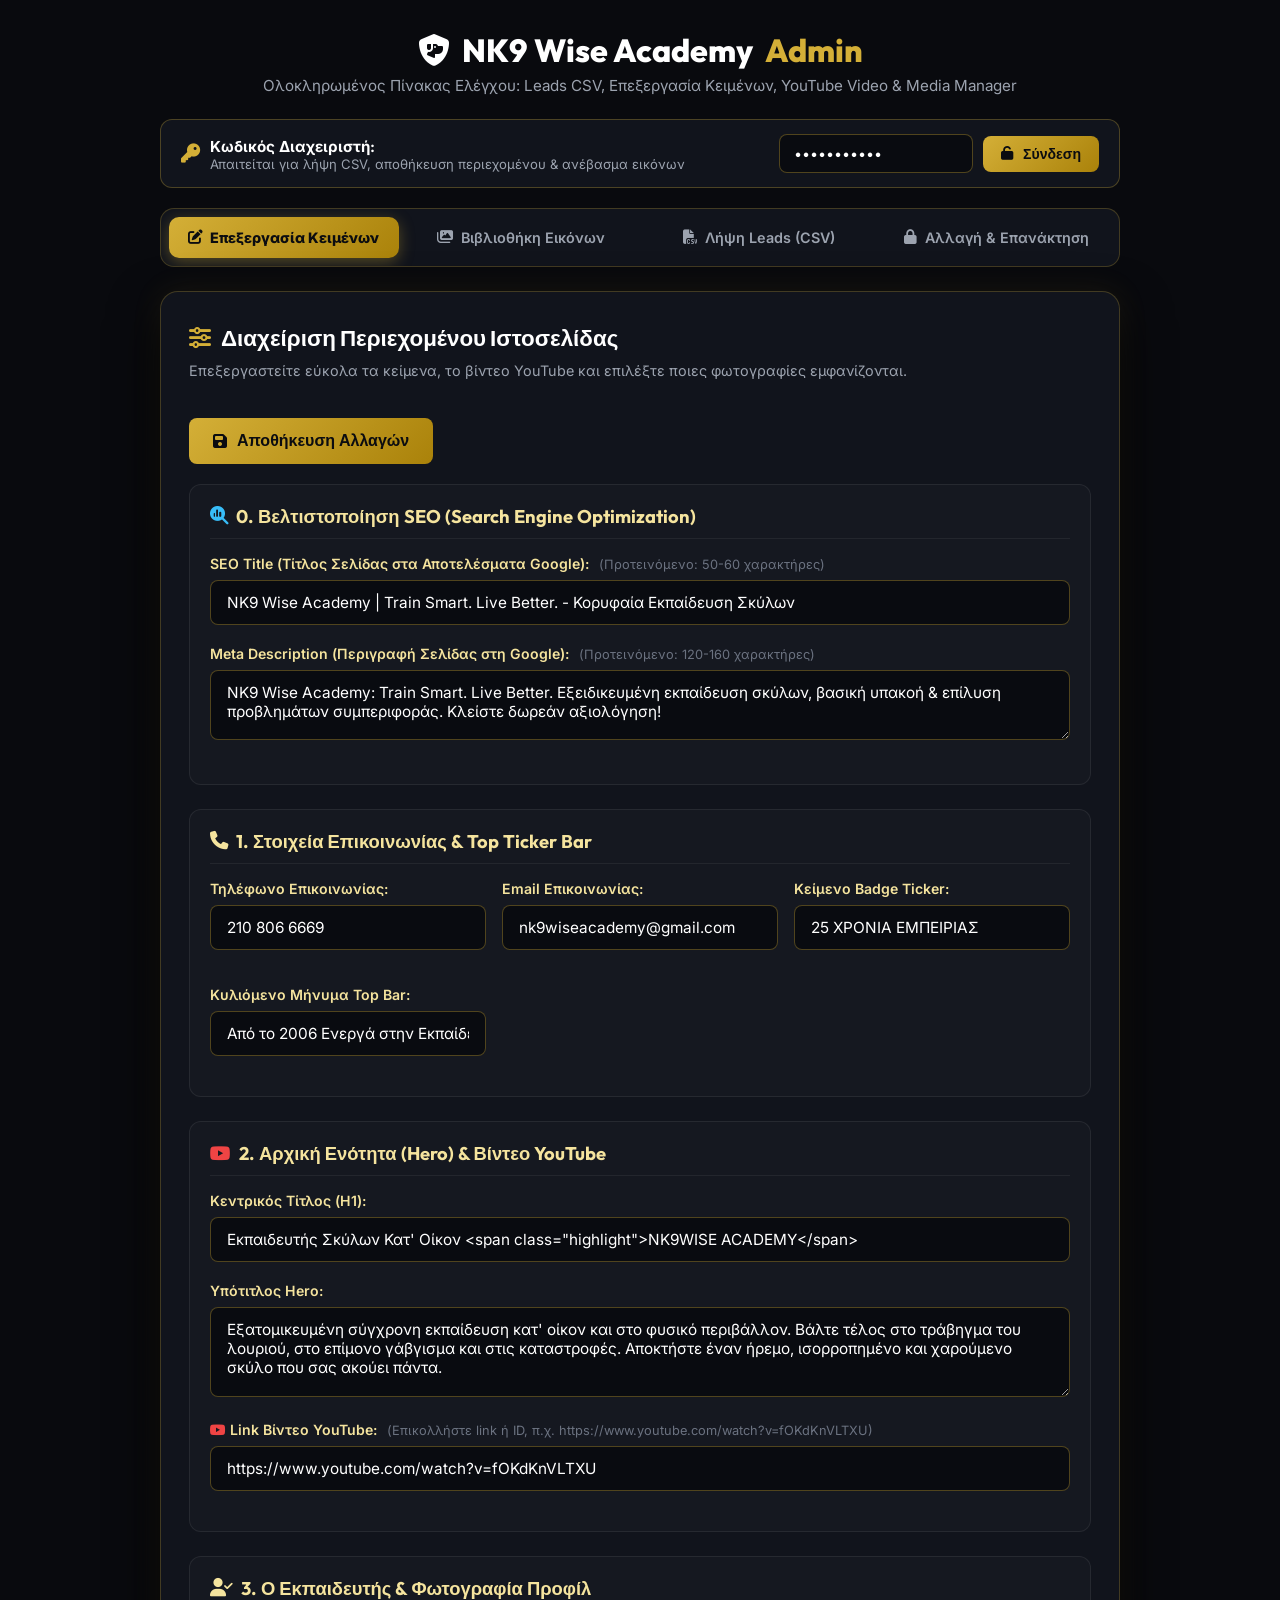
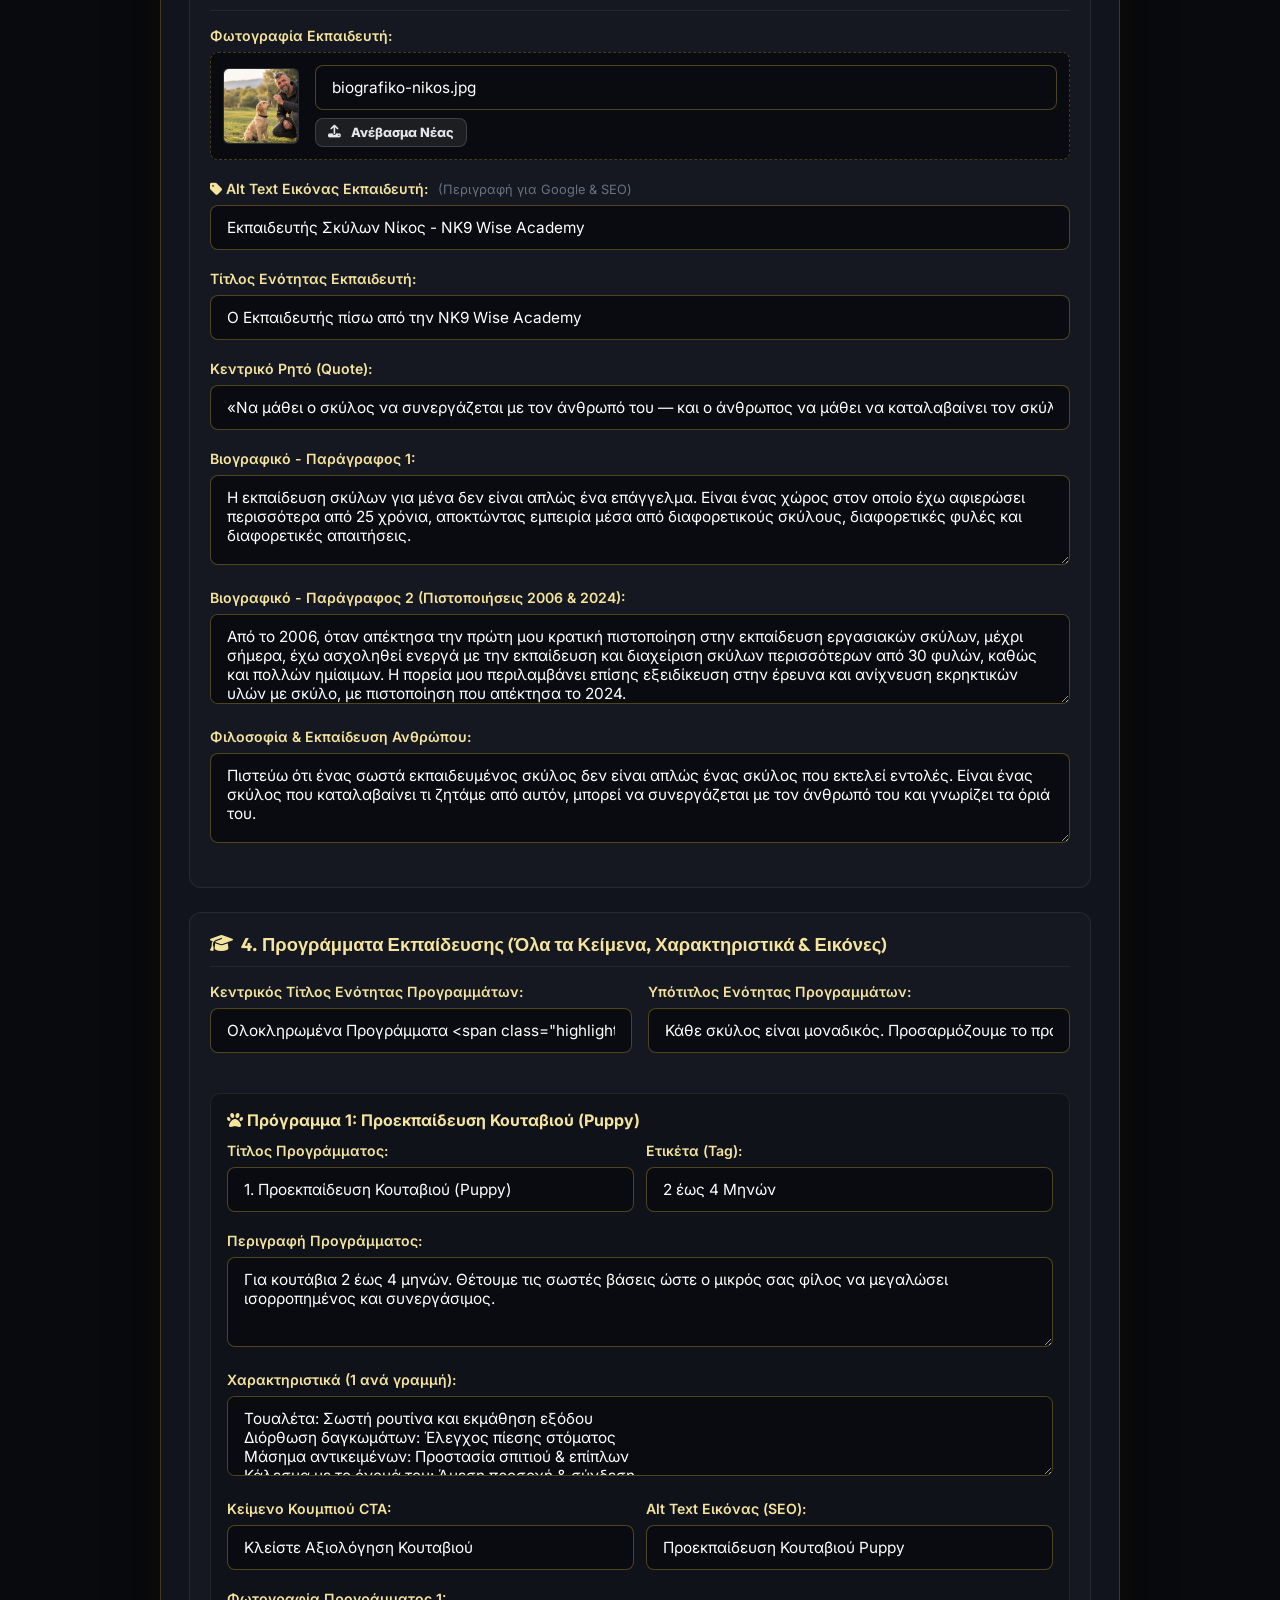
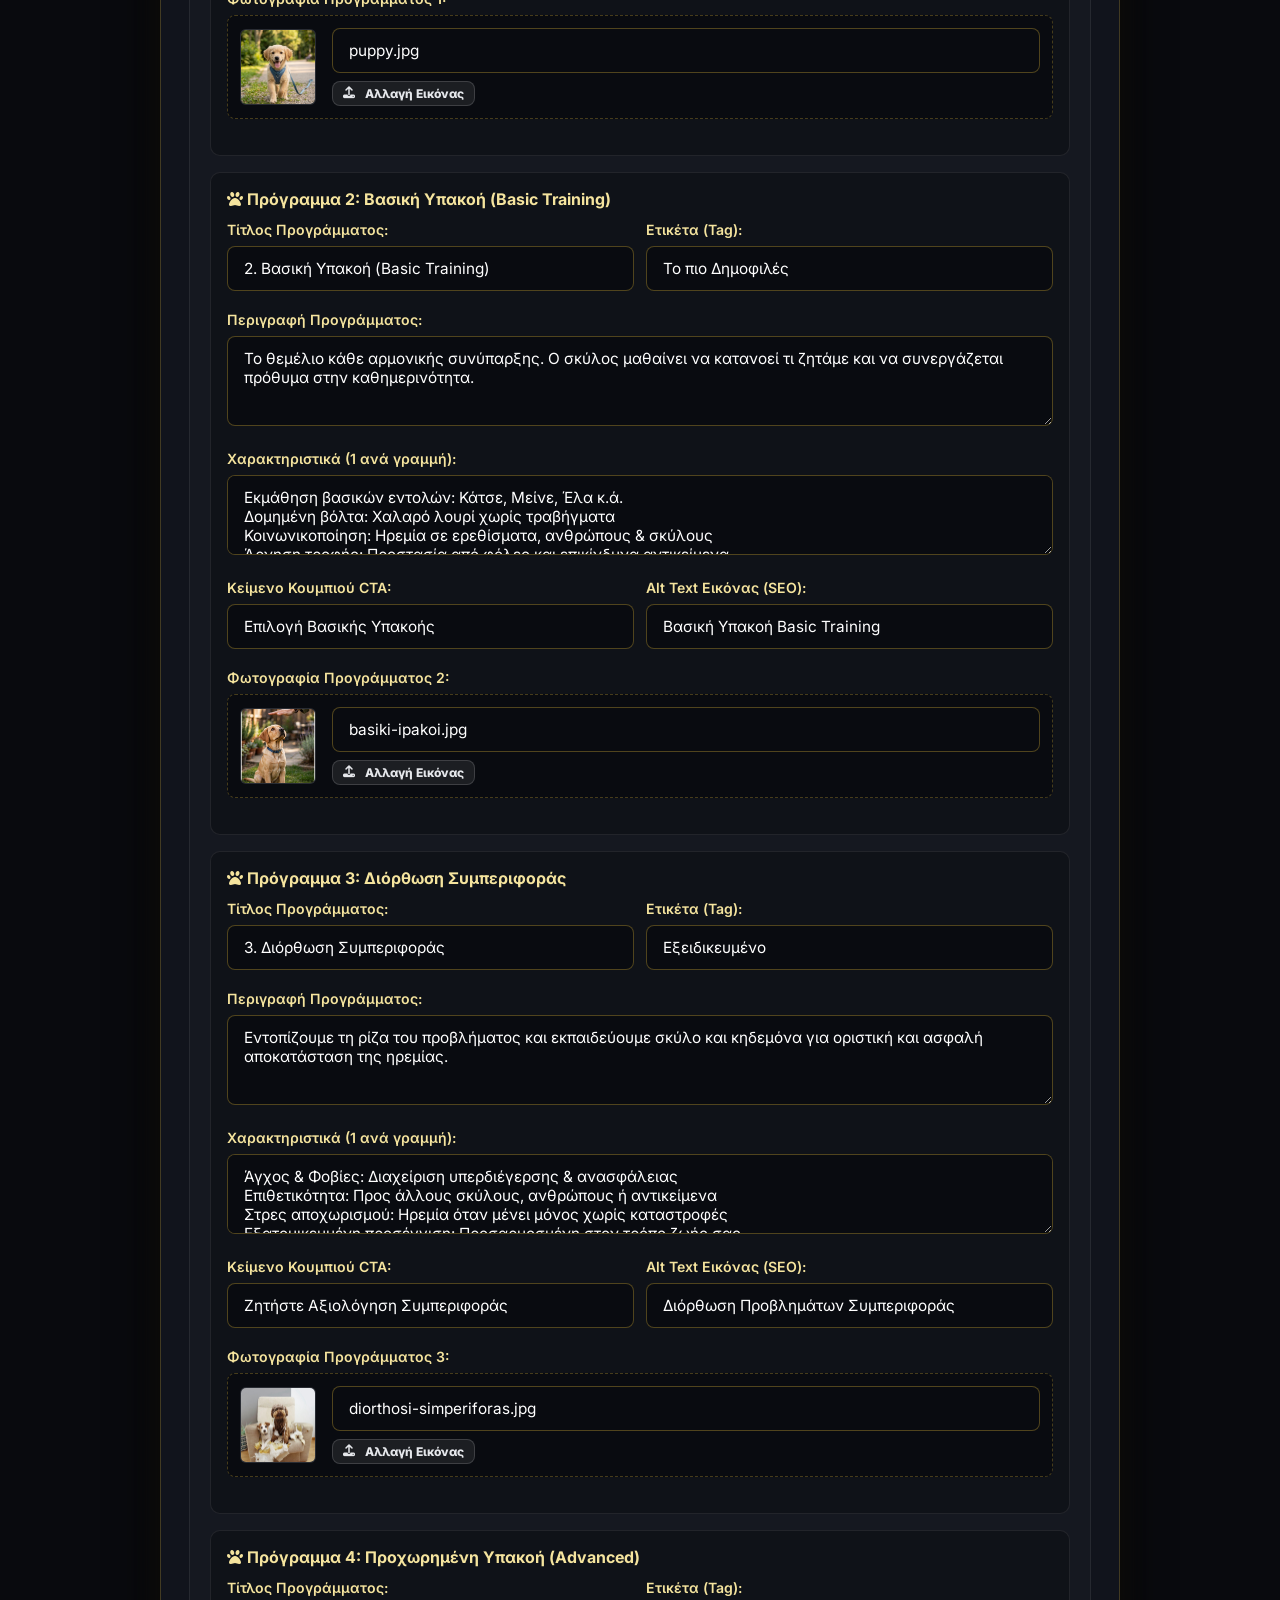
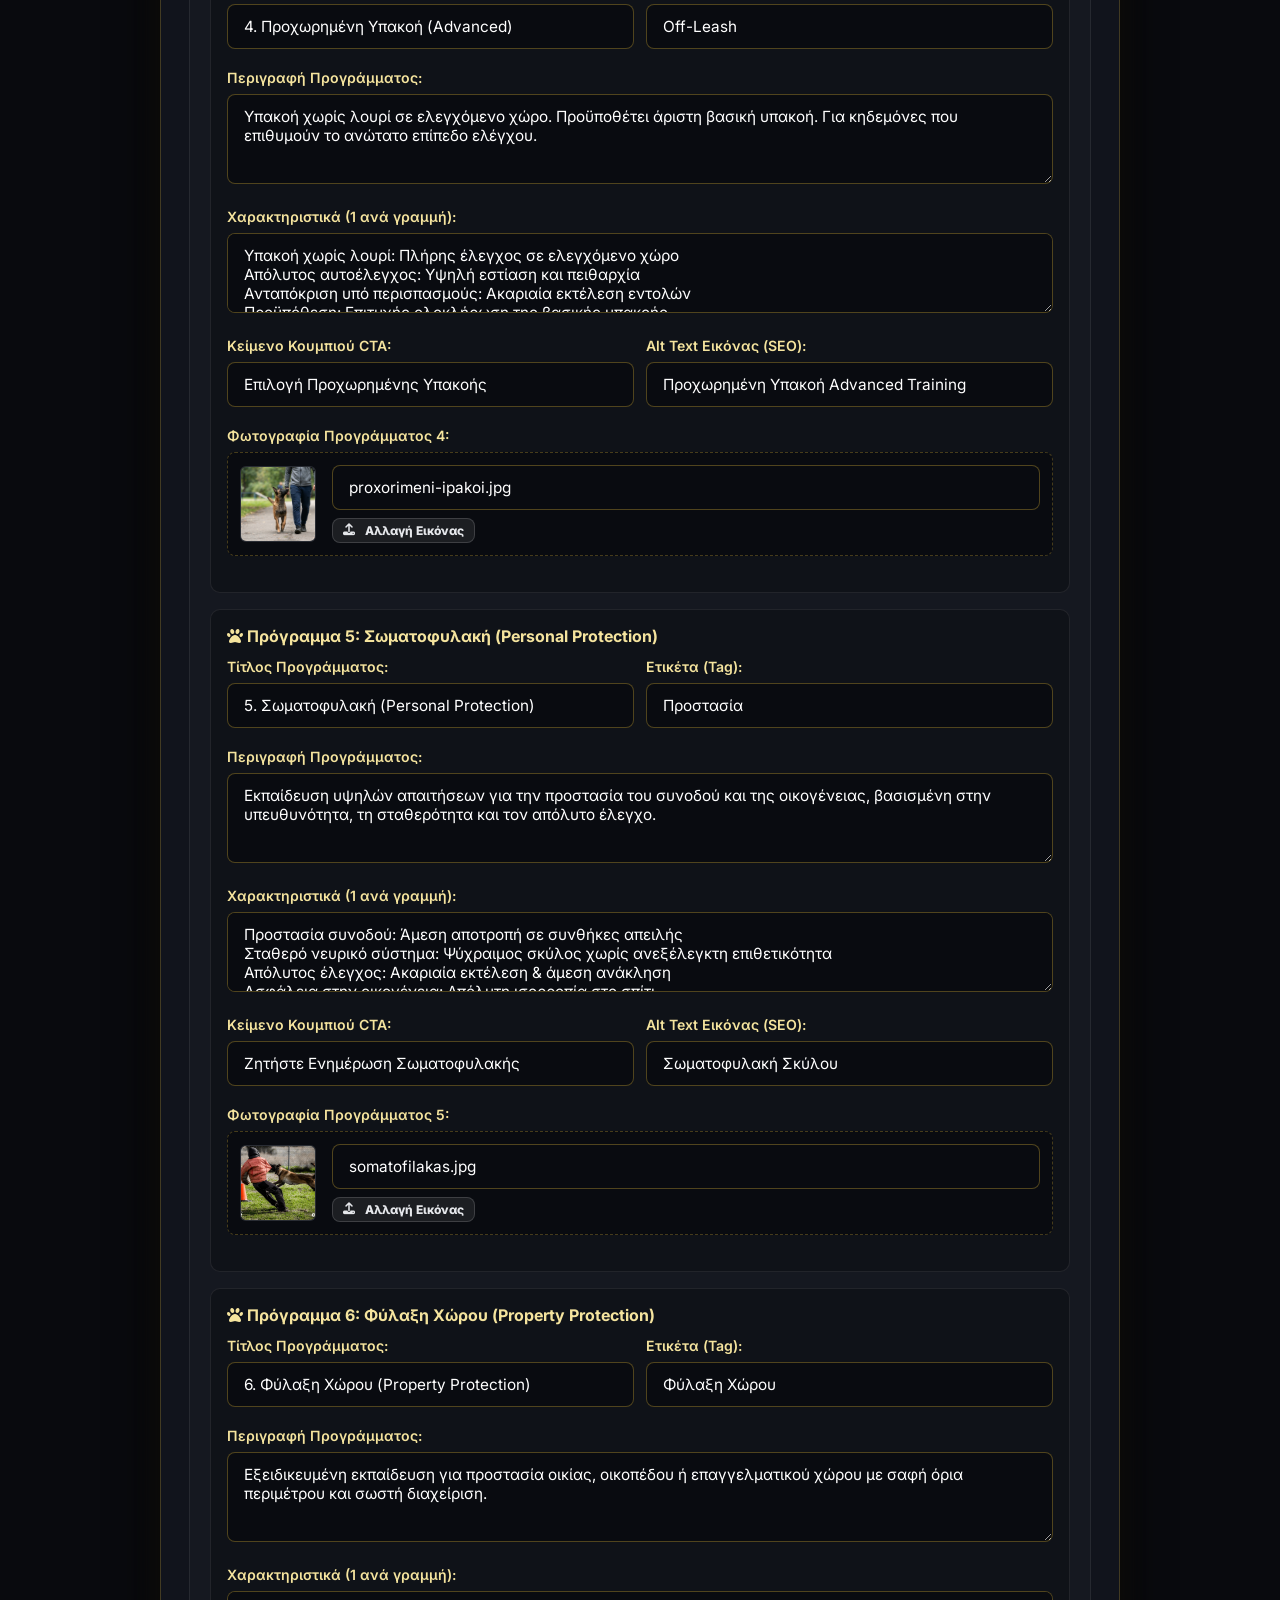
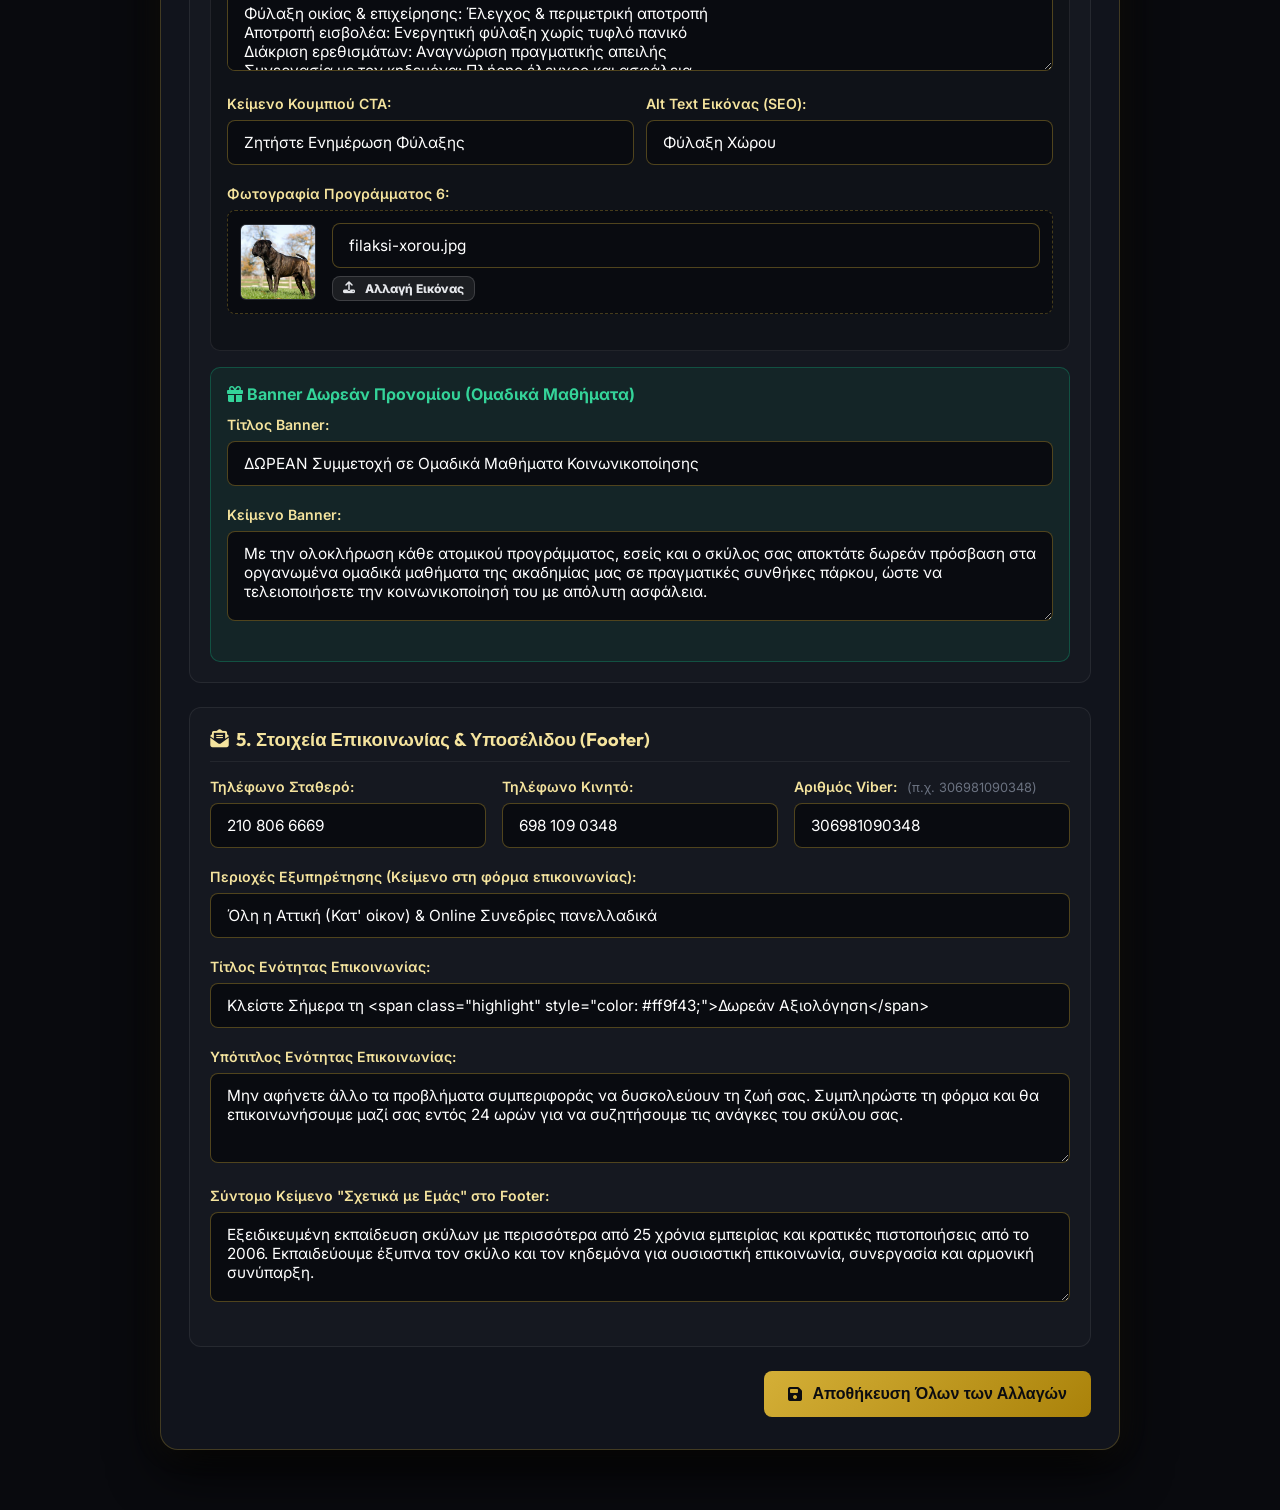
<file: admin-leads.html>
<!DOCTYPE html>
<html lang="el">
<head>
  <meta charset="UTF-8">
  <meta name="viewport" content="width=device-width, initial-scale=1.0">
  <title>Πίνακας Διαχείρισης & CMS | NK9 Wise Academy</title>
  <link rel="icon" type="image/png" href="favicon.png">
  <link rel="apple-touch-icon" href="favicon.png">
  <link rel="preconnect" href="https://fonts.googleapis.com">
  <link rel="preconnect" href="https://fonts.gstatic.com" crossorigin>
  <link href="https://fonts.googleapis.com/css2?family=Inter:wght@400;500;600;700;800&family=Outfit:wght@600;700;800;900&display=swap" rel="stylesheet">
  <link rel="stylesheet" href="https://cdnjs.cloudflare.com/ajax/libs/font-awesome/6.5.1/css/all.min.css">
  <style>
    * { box-sizing: border-box; margin: 0; padding: 0; }
    body {
      background: #090a0e;
      color: #e5e7eb;
      font-family: 'Inter', sans-serif;
      min-height: 100vh;
      display: flex;
      flex-direction: column;
      align-items: center;
      padding: 30px 16px 60px 16px;
    }
    .admin-container {
      max-width: 960px;
      width: 100%;
    }
    .admin-header {
      text-align: center;
      margin-bottom: 24px;
    }
    .admin-header h1 {
      font-family: 'Outfit', sans-serif;
      font-size: 2rem;
      font-weight: 800;
      color: #ffffff;
      display: flex;
      align-items: center;
      justify-content: center;
      gap: 12px;
      margin-bottom: 6px;
    }
    .admin-header h1 span {
      color: #d4af37;
    }
    .admin-header p {
      color: #9ca3af;
      font-size: 0.95rem;
    }

    /* Top Navigation Tabs */
    .admin-nav {
      display: flex;
      gap: 8px;
      background: #11141c;
      padding: 8px;
      border-radius: 14px;
      border: 1px solid rgba(212, 175, 55, 0.25);
      margin-bottom: 24px;
      overflow-x: auto;
    }
    .nav-btn {
      flex: 1;
      min-width: 130px;
      padding: 12px 14px;
      background: transparent;
      border: none;
      color: #9ca3af;
      font-family: 'Inter', sans-serif;
      font-weight: 600;
      font-size: 0.9rem;
      border-radius: 10px;
      cursor: pointer;
      display: flex;
      align-items: center;
      justify-content: center;
      gap: 8px;
      transition: all 0.2s ease;
      white-space: nowrap;
    }
    .nav-btn:hover {
      background: rgba(255, 255, 255, 0.05);
      color: #ffffff;
    }
    .nav-btn.active {
      background: linear-gradient(135deg, #d4af37 0%, #aa820a 100%);
      color: #0b0c10;
      font-weight: 800;
      box-shadow: 0 4px 15px rgba(212, 175, 55, 0.35);
    }

    /* Main Content Card */
    .admin-card {
      background: #11141c;
      border: 1px solid rgba(212, 175, 55, 0.25);
      border-radius: 18px;
      padding: 32px 28px;
      box-shadow: 0 20px 50px rgba(0, 0, 0, 0.85), 0 0 30px rgba(212, 175, 55, 0.1);
      position: relative;
    }

    .section-tab {
      display: none;
    }
    .section-tab.active {
      display: block;
    }

    .tab-title {
      font-family: 'Outfit', sans-serif;
      font-size: 1.4rem;
      font-weight: 700;
      color: #ffffff;
      margin-bottom: 8px;
      display: flex;
      align-items: center;
      gap: 10px;
    }
    .tab-desc {
      color: #9ca3af;
      font-size: 0.9rem;
      margin-bottom: 24px;
      line-height: 1.5;
    }

    .form-group {
      margin-bottom: 20px;
      text-align: left;
    }
    label {
      display: block;
      font-size: 0.88rem;
      font-weight: 600;
      color: #f5e49e;
      margin-bottom: 8px;
    }
    label span.hint {
      color: #6b7280;
      font-weight: 400;
      font-size: 0.8rem;
      margin-left: 6px;
    }
    input[type="text"], input[type="password"], input[type="email"], textarea {
      width: 100%;
      padding: 12px 16px;
      background: #090b10;
      border: 1px solid rgba(212, 175, 55, 0.35);
      border-radius: 8px;
      color: #ffffff;
      font-size: 0.96rem;
      font-family: inherit;
      outline: none;
      transition: all 0.2s ease;
    }
    textarea {
      min-height: 90px;
      resize: vertical;
    }
    input:focus, textarea:focus {
      border-color: #d4af37;
      box-shadow: 0 0 12px rgba(212, 175, 55, 0.35);
    }

    .btn-action {
      display: inline-flex;
      align-items: center;
      justify-content: center;
      gap: 10px;
      padding: 14px 24px;
      background: linear-gradient(135deg, #d4af37 0%, #aa820a 100%);
      color: #0b0c10;
      font-weight: 800;
      font-size: 1rem;
      border: none;
      border-radius: 8px;
      cursor: pointer;
      text-decoration: none;
      transition: all 0.25s ease;
    }
    .btn-action:hover {
      transform: translateY(-2px);
      box-shadow: 0 8px 24px rgba(212, 175, 55, 0.35);
      background: linear-gradient(135deg, #f5e49e 0%, #d4af37 100%);
    }
    .btn-secondary-action {
      background: rgba(255, 255, 255, 0.08);
      color: #e5e7eb;
      border: 1px solid rgba(255, 255, 255, 0.15);
    }
    .btn-secondary-action:hover {
      background: rgba(255, 255, 255, 0.15);
      color: #ffffff;
      box-shadow: none;
    }
    .btn-danger {
      background: rgba(239, 68, 68, 0.2);
      border: 1px solid rgba(239, 68, 68, 0.5);
      color: #f87171;
    }
    .btn-danger:hover {
      background: rgba(239, 68, 68, 0.35);
      color: #ffffff;
    }

    .alert-box {
      padding: 12px 16px;
      border-radius: 8px;
      font-size: 0.9rem;
      margin-bottom: 20px;
      display: none;
      line-height: 1.5;
    }
    .alert-success {
      background: rgba(16, 185, 129, 0.15);
      border: 1px solid rgba(16, 185, 129, 0.4);
      color: #34d399;
    }
    .alert-error {
      background: rgba(239, 68, 68, 0.15);
      border: 1px solid rgba(239, 68, 68, 0.4);
      color: #f87171;
    }

    /* Image Preview & Picker Component */
    .image-picker-wrap {
      display: flex;
      align-items: center;
      gap: 16px;
      background: #090b10;
      padding: 12px;
      border-radius: 8px;
      border: 1px dashed rgba(212, 175, 55, 0.3);
      margin-top: 6px;
    }
    .image-preview-thumb {
      width: 76px;
      height: 76px;
      border-radius: 6px;
      object-fit: cover;
      background: #11141c;
      border: 1px solid rgba(255, 255, 255, 0.1);
      flex-shrink: 0;
    }
    .image-picker-controls {
      flex: 1;
      display: flex;
      flex-direction: column;
      gap: 8px;
    }
    .image-picker-url {
      font-size: 0.82rem;
      color: #9ca3af;
      word-break: break-all;
    }

    /* Media Gallery Grid */
    .media-grid {
      display: grid;
      grid-template-columns: repeat(auto-fill, minmax(180px, 1fr));
      gap: 16px;
      margin-top: 20px;
    }
    .media-card {
      background: #090b10;
      border: 1px solid rgba(255, 255, 255, 0.1);
      border-radius: 10px;
      overflow: hidden;
      display: flex;
      flex-direction: column;
      position: relative;
      transition: all 0.2s ease;
    }
    .media-card:hover {
      border-color: #d4af37;
      transform: translateY(-2px);
    }
    .media-thumb-img {
      width: 100%;
      height: 130px;
      object-fit: cover;
      background: #000;
    }
    .media-info {
      padding: 10px;
      font-size: 0.78rem;
      color: #9ca3af;
      display: flex;
      flex-direction: column;
      gap: 4px;
    }
    .media-name {
      color: #ffffff;
      font-weight: 600;
      white-space: nowrap;
      overflow: hidden;
      text-overflow: ellipsis;
    }
    .media-actions {
      padding: 8px 10px;
      border-top: 1px solid rgba(255, 255, 255, 0.05);
      display: flex;
      justify-content: space-between;
      align-items: center;
      background: rgba(255, 255, 255, 0.02);
    }
    .btn-media-delete {
      background: rgba(239, 68, 68, 0.2);
      border: 1px solid rgba(239, 68, 68, 0.4);
      color: #f87171;
      padding: 4px 8px;
      border-radius: 4px;
      font-size: 0.75rem;
      cursor: pointer;
      display: flex;
      align-items: center;
      gap: 4px;
    }
    .btn-media-delete:hover {
      background: #ef4444;
      color: #fff;
    }
    .btn-media-copy {
      background: rgba(212, 175, 55, 0.15);
      border: 1px solid rgba(212, 175, 55, 0.3);
      color: #f5e49e;
      padding: 4px 8px;
      border-radius: 4px;
      font-size: 0.75rem;
      cursor: pointer;
    }
    .btn-media-copy:hover {
      background: #d4af37;
      color: #000;
    }

    /* Sub-section cards inside Content Editor */
    .sub-section-box {
      background: rgba(255, 255, 255, 0.02);
      border: 1px solid rgba(255, 255, 255, 0.07);
      border-radius: 12px;
      padding: 20px;
      margin-bottom: 24px;
    }
    .sub-section-title {
      font-family: 'Outfit', sans-serif;
      font-size: 1.15rem;
      font-weight: 700;
      color: #f5e49e;
      margin-bottom: 16px;
      display: flex;
      align-items: center;
      gap: 8px;
      border-bottom: 1px solid rgba(255, 255, 255, 0.06);
      padding-bottom: 10px;
    }

    .login-lock-overlay {
      text-align: center;
      padding: 40px 20px;
      max-width: 440px;
      margin: 0 auto;
    }
    .lock-icon {
      font-size: 2.5rem;
      color: #d4af37;
      margin-bottom: 16px;
    }
  </style>
</head>
<body>

  <div class="admin-container">
    <!-- Header -->
    <div class="admin-header">
      <h1><i class="fa-solid fa-shield-dog"></i> NK9 Wise Academy <span>Admin</span></h1>
      <p>Ολοκληρωμένος Πίνακας Ελέγχου: Leads CSV, Επεξεργασία Κειμένων, YouTube Video & Media Manager</p>
    </div>

    <!-- ΕΙΔΟΠΟΙΗΣΗ ΓΙΑ GITHUB ENVIRONMENT -->
    <div id="githubNotice" style="display: none; background: rgba(234, 179, 8, 0.15); border: 1px solid rgba(234, 179, 8, 0.4); border-radius: 10px; padding: 12px 18px; font-size: 0.88rem; color: #fde047; margin-bottom: 20px; text-align: left;">
      <i class="fa-solid fa-circle-info"></i> <strong>Σημείωση:</strong> Βρίσκεστε σε στατικό περιβάλλον (GitHub Pages / Local). Όλες οι δυναμικές λειτουργίες (αποθήκευση, upload εικόνων, CSV, reset) εκτελούνται αυτόματα στον server μόλις ανέβουν στο cPanel.
    </div>

    <!-- GLOBAL ALERT -->
    <div id="globalAlert" class="alert-box"></div>

    <!-- GLOBAL AUTH BAR (Κωδικός Διαχειριστή) -->
    <div style="background: #11141c; border: 1px solid rgba(212, 175, 55, 0.3); border-radius: 12px; padding: 14px 20px; margin-bottom: 20px; display: flex; align-items: center; justify-content: space-between; gap: 16px; flex-wrap: wrap;">
      <div style="display: flex; align-items: center; gap: 10px;">
        <i class="fa-solid fa-key" style="color: #d4af37; font-size: 1.2rem;"></i>
        <div>
          <strong style="color: #ffffff; font-size: 0.95rem;">Κωδικός Διαχειριστή:</strong>
          <span style="font-size: 0.82rem; color: #9ca3af; display: block;">Απαιτείται για λήψη CSV, αποθήκευση περιεχομένου & ανέβασμα εικόνων</span>
        </div>
      </div>
      <div style="display: flex; align-items: center; gap: 10px; flex-grow: 1; max-width: 320px;">
        <input type="password" id="authKey" placeholder="Κωδικός πρόσβασης..." value="nk9wise2026" style="padding: 10px 14px; font-size: 0.9rem;">
        <button type="button" id="btnUnlock" class="btn-action" style="padding: 10px 18px; font-size: 0.88rem; white-space: nowrap;">
          <i class="fa-solid fa-unlock"></i> Σύνδεση
        </button>
      </div>
    </div>

    <!-- Navigation Tabs -->
    <div class="admin-nav">
      <button class="nav-btn active" data-tab="tabContent"><i class="fa-solid fa-pen-to-square"></i> Επεξεργασία Κειμένων</button>
      <button class="nav-btn" data-tab="tabMedia"><i class="fa-solid fa-images"></i> Βιβλιοθήκη Εικόνων</button>
      <button class="nav-btn" data-tab="tabLeads"><i class="fa-solid fa-file-csv"></i> Λήψη Leads (CSV)</button>
      <button class="nav-btn" data-tab="tabPassword"><i class="fa-solid fa-lock"></i> Αλλαγή & Επανάκτηση</button>
    </div>

    <!-- Admin Card -->
    <div class="admin-card">

      <!-- ========================================== -->
      <!-- TAB 1: ΕΠΕΞΕΡΓΑΣΙΑ ΚΕΙΜΕΝΩΝ, VIDEO & ΕΙΚΟΝΩΝ -->
      <!-- ========================================== -->
      <div id="tabContent" class="section-tab active">
        <div style="display: flex; justify-content: space-between; align-items: flex-start; margin-bottom: 20px; flex-wrap: wrap; gap: 12px;">
          <div>
            <h2 class="tab-title"><i class="fa-solid fa-sliders" style="color: #d4af37;"></i> Διαχείριση Περιεχομένου Ιστοσελίδας</h2>
            <p class="tab-desc">Επεξεργαστείτε εύκολα τα κείμενα, το βίντεο YouTube και επιλέξτε ποιες φωτογραφίες εμφανίζονται.</p>
          </div>
          <button type="button" id="btnSaveContentTop" class="btn-action">
            <i class="fa-solid fa-floppy-disk"></i> Αποθήκευση Αλλαγών
          </button>
        </div>

        <form id="contentForm">
          <!-- 0. Ρυθμίσεις SEO & Meta Tags -->
          <div class="sub-section-box">
            <h3 class="sub-section-title"><i class="fa-solid fa-magnifying-glass-chart" style="color: #38bdf8;"></i> 0. Βελτιστοποίηση SEO (Search Engine Optimization)</h3>
            <div class="form-group">
              <label>SEO Title (Τίτλος Σελίδας στα Αποτελέσματα Google): <span class="hint">(Προτεινόμενο: 50-60 χαρακτήρες)</span></label>
              <input type="text" id="cnt_seo_title" value="NK9 Wise Academy | Train Smart. Live Better. - Κορυφαία Εκπαίδευση Σκύλων">
            </div>
            <div class="form-group">
              <label>Meta Description (Περιγραφή Σελίδας στη Google): <span class="hint">(Προτεινόμενο: 120-160 χαρακτήρες)</span></label>
              <textarea id="cnt_seo_desc" style="min-height: 70px;">NK9 Wise Academy: Train Smart. Live Better. Εξειδικευμένη εκπαίδευση σκύλων, βασική υπακοή & επίλυση προβλημάτων συμπεριφοράς. Κλείστε δωρεάν αξιολόγηση!</textarea>
            </div>
          </div>

          <!-- 1. Top Bar & Επικοινωνία -->
          <div class="sub-section-box">
            <h3 class="sub-section-title"><i class="fa-solid fa-phone"></i> 1. Στοιχεία Επικοινωνίας & Top Ticker Bar</h3>
            <div style="display: grid; grid-template-columns: repeat(auto-fit, minmax(260px, 1fr)); gap: 16px;">
              <div class="form-group">
                <label>Τηλέφωνο Επικοινωνίας:</label>
                <input type="text" id="cnt_phone" value="210 806 6669">
              </div>
              <div class="form-group">
                <label>Email Επικοινωνίας:</label>
                <input type="email" id="cnt_email" value="nk9wiseacademy@gmail.com">
              </div>
              <div class="form-group">
                <label>Κείμενο Badge Ticker:</label>
                <input type="text" id="cnt_top_badge" value="25 ΧΡΟΝΙΑ ΕΜΠΕΙΡΙΑΣ">
              </div>
              <div class="form-group">
                <label>Κυλιόμενο Μήνυμα Top Bar:</label>
                <input type="text" id="cnt_top_text" value="Από το 2006 Ενεργά στην Εκπαίδευση & Διαχείριση Σκύλων">
              </div>
            </div>
          </div>

          <!-- 2. Hero Section & YouTube Video -->
          <div class="sub-section-box">
            <h3 class="sub-section-title"><i class="fa-brands fa-youtube" style="color: #ef4444;"></i> 2. Αρχική Ενότητα (Hero) & Βίντεο YouTube</h3>
            <div class="form-group">
              <label>Κεντρικός Τίτλος (H1):</label>
              <input type="text" id="cnt_hero_title" value="Εκπαιδευτής Σκύλων Κατ' Οίκον NK9WISE ACADEMY">
            </div>
            <div class="form-group">
              <label>Υπότιτλος Hero:</label>
              <textarea id="cnt_hero_subtitle">Εξατομικευμένη σύγχρονη εκπαίδευση κατ' οίκον και στο φυσικό περιβάλλον. Βάλτε τέλος στο τράβηγμα του λουριού, στο επίμονο γάβγισμα και στις καταστροφές. Αποκτήστε έναν ήρεμο, ισορροπημένο και χαρούμενο σκύλο που σας ακούει πάντα.</textarea>
            </div>
            <div class="form-group">
              <label><i class="fa-brands fa-youtube" style="color: #ef4444;"></i> Link Βίντεο YouTube: <span class="hint">(Επικολλήστε link ή ID, π.χ. https://www.youtube.com/watch?v=fOKdKnVLTXU)</span></label>
              <input type="text" id="cnt_hero_yt" value="https://www.youtube.com/watch?v=fOKdKnVLTXU">
            </div>
          </div>

          <!-- 3. Ο Εκπαιδευτής (Βιογραφικό & Εικόνα) -->
          <div class="sub-section-box">
            <h3 class="sub-section-title"><i class="fa-solid fa-user-check"></i> 3. Ο Εκπαιδευτής & Φωτογραφία Προφίλ</h3>
            <div class="form-group">
              <label>Φωτογραφία Εκπαιδευτή:</label>
              <div class="image-picker-wrap">
                <img id="prev_trainer_img" src="biografiko-nikos.jpg" class="image-preview-thumb" alt="Preview">
                <div class="image-picker-controls">
                  <input type="text" id="cnt_trainer_img" value="biografiko-nikos.jpg" placeholder="Διαδρομή εικόνας ή επιλέξτε νέα..." onchange="document.getElementById('prev_trainer_img').src=this.value;">
                  <div style="display: flex; gap: 8px;">
                    <label class="btn-action btn-secondary-action" style="padding: 6px 12px; font-size: 0.8rem; cursor: pointer; margin-bottom: 0;">
                      <i class="fa-solid fa-upload"></i> Ανέβασμα Νέας
                      <input type="file" accept="image/*" style="display: none;" onchange="uploadSingleImage(this, 'cnt_trainer_img', 'prev_trainer_img');">
                    </label>
                  </div>
                </div>
              </div>
            </div>
            <div class="form-group">
              <label><i class="fa-solid fa-tag"></i> Alt Text Εικόνας Εκπαιδευτή: <span class="hint">(Περιγραφή για Google & SEO)</span></label>
              <input type="text" id="cnt_trainer_alt" value="Εκπαιδευτής Σκύλων NK9 Wise Academy">
            </div>
            <div class="form-group">
              <label>Τίτλος Ενότητας Εκπαιδευτή:</label>
              <input type="text" id="cnt_trainer_title" value="Ο Εκπαιδευτής πίσω από την NK9 Wise Academy">
            </div>
            <div class="form-group">
              <label>Κεντρικό Ρητό (Quote):</label>
              <input type="text" id="cnt_trainer_quote" value="«Να μάθει ο σκύλος να συνεργάζεται με τον άνθρωπό του — και ο άνθρωπος να μάθει να καταλαβαίνει τον σκύλο του.»">
            </div>
            <div class="form-group">
              <label>Βιογραφικό - Παράγραφος 1:</label>
              <textarea id="cnt_trainer_bio1">Η εκπαίδευση σκύλων για μένα δεν είναι απλώς ένα επάγγελμα. Είναι ένας χώρος στον οποίο έχω αφιερώσει περισσότερα από 25 χρόνια, αποκτώντας εμπειρία μέσα από διαφορετικούς σκύλους, διαφορετικές φυλές και διαφορετικές απαιτήσεις.</textarea>
            </div>
            <div class="form-group">
              <label>Βιογραφικό - Παράγραφος 2 (Πιστοποιήσεις 2006 & 2024):</label>
              <textarea id="cnt_trainer_bio2">Από το 2006, όταν απέκτησα την πρώτη μου κρατική πιστοποίηση στην εκπαίδευση εργασιακών σκύλων, μέχρι σήμερα, έχω ασχοληθεί ενεργά με την εκπαίδευση και διαχείριση σκύλων περισσότερων από 30 φυλών, καθώς και πολλών ημίαιμων. Η πορεία μου περιλαμβάνει επίσης εξειδίκευση στην έρευνα και ανίχνευση εκρηκτικών υλών με σκύλο, με πιστοποίηση που απέκτησα το 2024.</textarea>
            </div>
            <div class="form-group">
              <label>Φιλοσοφία & Εκπαίδευση Ανθρώπου:</label>
              <textarea id="cnt_trainer_phil">Πιστεύω ότι ένας σωστά εκπαιδευμένος σκύλος δεν είναι απλώς ένας σκύλος που εκτελεί εντολές. Είναι ένας σκύλος που καταλαβαίνει τι ζητάμε από αυτόν, μπορεί να συνεργάζεται με τον άνθρωπό του και γνωρίζει τα όριά του.</textarea>
            </div>
          </div>

          <!-- 4. Προγράμματα Εκπαίδευσης (Κείμενα, Χαρακτηριστικά, Φωτογραφίες & Alt Text) -->
          <div class="sub-section-box">
            <h3 class="sub-section-title"><i class="fa-solid fa-graduation-cap"></i> 4. Προγράμματα Εκπαίδευσης (Όλα τα Κείμενα, Χαρακτηριστικά & Εικόνες)</h3>
            
            <div style="display: grid; grid-template-columns: repeat(auto-fit, minmax(280px, 1fr)); gap: 16px; margin-bottom: 20px;">
              <div class="form-group">
                <label>Κεντρικός Τίτλος Ενότητας Προγραμμάτων:</label>
                <input type="text" id="cnt_prog_header_title" value="Ολοκληρωμένα Προγράμματα <span class=&quot;highlight&quot;>Εκπαίδευσης Σκύλων</span>">
              </div>
              <div class="form-group">
                <label>Υπότιτλος Ενότητας Προγραμμάτων:</label>
                <input type="text" id="cnt_prog_header_desc" value="Κάθε σκύλος είναι μοναδικός. Προσαρμόζουμε το πρόγραμμα στον συγκεκριμένο σκύλο, στον άνθρωπό του και στον τρόπο ζωής τους.">
              </div>
            </div>

            <!-- Program 1 -->
            <div style="background: rgba(0,0,0,0.25); border: 1px solid rgba(255,255,255,0.08); border-radius: 10px; padding: 16px; margin-bottom: 16px;">
              <h4 style="color: #f5e49e; margin-bottom: 12px; font-size: 1rem;"><i class="fa-solid fa-paw"></i> Πρόγραμμα 1: Προεκπαίδευση Κουταβιού (Puppy)</h4>
              <div style="display: grid; grid-template-columns: repeat(auto-fit, minmax(240px, 1fr)); gap: 12px;">
                <div class="form-group">
                  <label>Τίτλος Προγράμματος:</label>
                  <input type="text" id="cnt_prog1_title" value="1. Προεκπαίδευση Κουταβιού (Puppy)">
                </div>
                <div class="form-group">
                  <label>Ετικέτα (Tag):</label>
                  <input type="text" id="cnt_prog1_tag" value="2 έως 4 Μηνών">
                </div>
              </div>
              <div class="form-group">
                <label>Περιγραφή Προγράμματος:</label>
                <textarea id="cnt_prog1_desc">Για κουτάβια 2 έως 4 μηνών. Θέτουμε τις σωστές βάσεις ώστε ο μικρός σας φίλος να μεγαλώσει ισορροπημένος και συνεργάσιμος.</textarea>
              </div>
              <div class="form-group">
                <label>Χαρακτηριστικά (1 ανά γραμμή):</label>
                <textarea id="cnt_prog1_features" style="min-height: 80px;">Τουαλέτα: Σωστή ρουτίνα και εκμάθηση εξόδου&#10;Διόρθωση δαγκωμάτων: Έλεγχος πίεσης στόματος&#10;Μάσημα αντικειμένων: Προστασία σπιτιού & επίπλων&#10;Κάλεσμα με το όνομά του: Άμεση προσοχή & σύνδεση</textarea>
              </div>
              <div style="display: grid; grid-template-columns: repeat(auto-fit, minmax(240px, 1fr)); gap: 12px;">
                <div class="form-group">
                  <label>Κείμενο Κουμπιού CTA:</label>
                  <input type="text" id="cnt_prog1_btn" value="Κλείστε Αξιολόγηση Κουταβιού">
                </div>
                <div class="form-group">
                  <label>Alt Text Εικόνας (SEO):</label>
                  <input type="text" id="cnt_prog1_alt" value="Προεκπαίδευση Κουταβιού Puppy">
                </div>
              </div>
              <div class="form-group">
                <label>Φωτογραφία Προγράμματος 1:</label>
                <div class="image-picker-wrap">
                  <img id="prev_prog1" src="puppy.jpg" class="image-preview-thumb">
                  <div class="image-picker-controls">
                    <input type="text" id="cnt_prog1_img" value="puppy.jpg" onchange="document.getElementById('prev_prog1').src=this.value;">
                    <label class="btn-action btn-secondary-action" style="padding: 4px 10px; font-size: 0.75rem; cursor: pointer; align-self: flex-start; margin: 0;">
                      <i class="fa-solid fa-upload"></i> Αλλαγή Εικόνας
                      <input type="file" accept="image/*" style="display: none;" onchange="uploadSingleImage(this, 'cnt_prog1_img', 'prev_prog1');">
                    </label>
                  </div>
                </div>
              </div>
            </div>

            <!-- Program 2 -->
            <div style="background: rgba(0,0,0,0.25); border: 1px solid rgba(255,255,255,0.08); border-radius: 10px; padding: 16px; margin-bottom: 16px;">
              <h4 style="color: #f5e49e; margin-bottom: 12px; font-size: 1rem;"><i class="fa-solid fa-paw"></i> Πρόγραμμα 2: Βασική Υπακοή (Basic Training)</h4>
              <div style="display: grid; grid-template-columns: repeat(auto-fit, minmax(240px, 1fr)); gap: 12px;">
                <div class="form-group">
                  <label>Τίτλος Προγράμματος:</label>
                  <input type="text" id="cnt_prog2_title" value="2. Βασική Υπακοή (Basic Training)">
                </div>
                <div class="form-group">
                  <label>Ετικέτα (Tag):</label>
                  <input type="text" id="cnt_prog2_tag" value="Το πιο Δημοφιλές">
                </div>
              </div>
              <div class="form-group">
                <label>Περιγραφή Προγράμματος:</label>
                <textarea id="cnt_prog2_desc">Το θεμέλιο κάθε αρμονικής συνύπαρξης. Ο σκύλος μαθαίνει να κατανοεί τι ζητάμε και να συνεργάζεται πρόθυμα στην καθημερινότητα.</textarea>
              </div>
              <div class="form-group">
                <label>Χαρακτηριστικά (1 ανά γραμμή):</label>
                <textarea id="cnt_prog2_features" style="min-height: 80px;">Εκμάθηση βασικών εντολών: Κάτσε, Μείνε, Έλα κ.ά.&#10;Δομημένη βόλτα: Χαλαρό λουρί χωρίς τραβήγματα&#10;Κοινωνικοποίηση: Ηρεμία σε ερεθίσματα, ανθρώπους & σκύλους&#10;Άρνηση τροφής: Προστασία από φόλες και επικίνδυνα αντικείμενα</textarea>
              </div>
              <div style="display: grid; grid-template-columns: repeat(auto-fit, minmax(240px, 1fr)); gap: 12px;">
                <div class="form-group">
                  <label>Κείμενο Κουμπιού CTA:</label>
                  <input type="text" id="cnt_prog2_btn" value="Επιλογή Βασικής Υπακοής">
                </div>
                <div class="form-group">
                  <label>Alt Text Εικόνας (SEO):</label>
                  <input type="text" id="cnt_prog2_alt" value="Βασική Υπακοή Basic Training">
                </div>
              </div>
              <div class="form-group">
                <label>Φωτογραφία Προγράμματος 2:</label>
                <div class="image-picker-wrap">
                  <img id="prev_prog2" src="basiki-ipakoi.jpg" class="image-preview-thumb">
                  <div class="image-picker-controls">
                    <input type="text" id="cnt_prog2_img" value="basiki-ipakoi.jpg" onchange="document.getElementById('prev_prog2').src=this.value;">
                    <label class="btn-action btn-secondary-action" style="padding: 4px 10px; font-size: 0.75rem; cursor: pointer; align-self: flex-start; margin: 0;">
                      <i class="fa-solid fa-upload"></i> Αλλαγή Εικόνας
                      <input type="file" accept="image/*" style="display: none;" onchange="uploadSingleImage(this, 'cnt_prog2_img', 'prev_prog2');">
                    </label>
                  </div>
                </div>
              </div>
            </div>

            <!-- Program 3 -->
            <div style="background: rgba(0,0,0,0.25); border: 1px solid rgba(255,255,255,0.08); border-radius: 10px; padding: 16px; margin-bottom: 16px;">
              <h4 style="color: #f5e49e; margin-bottom: 12px; font-size: 1rem;"><i class="fa-solid fa-paw"></i> Πρόγραμμα 3: Διόρθωση Συμπεριφοράς</h4>
              <div style="display: grid; grid-template-columns: repeat(auto-fit, minmax(240px, 1fr)); gap: 12px;">
                <div class="form-group">
                  <label>Τίτλος Προγράμματος:</label>
                  <input type="text" id="cnt_prog3_title" value="3. Διόρθωση Συμπεριφοράς">
                </div>
                <div class="form-group">
                  <label>Ετικέτα (Tag):</label>
                  <input type="text" id="cnt_prog3_tag" value="Εξειδικευμένο">
                </div>
              </div>
              <div class="form-group">
                <label>Περιγραφή Προγράμματος:</label>
                <textarea id="cnt_prog3_desc">Εντοπίζουμε τη ρίζα του προβλήματος και εκπαιδεύουμε σκύλο και κηδεμόνα για οριστική και ασφαλή αποκατάσταση της ηρεμίας.</textarea>
              </div>
              <div class="form-group">
                <label>Χαρακτηριστικά (1 ανά γραμμή):</label>
                <textarea id="cnt_prog3_features" style="min-height: 80px;">Άγχος & Φοβίες: Διαχείριση υπερδιέγερσης & ανασφάλειας&#10;Επιθετικότητα: Προς άλλους σκύλους, ανθρώπους ή αντικείμενα&#10;Στρες αποχωρισμού: Ηρεμία όταν μένει μόνος χωρίς καταστροφές&#10;Εξατομικευμένη προσέγγιση: Προσαρμοσμένη στον τρόπο ζωής σας</textarea>
              </div>
              <div style="display: grid; grid-template-columns: repeat(auto-fit, minmax(240px, 1fr)); gap: 12px;">
                <div class="form-group">
                  <label>Κείμενο Κουμπιού CTA:</label>
                  <input type="text" id="cnt_prog3_btn" value="Ζητήστε Αξιολόγηση Συμπεριφοράς">
                </div>
                <div class="form-group">
                  <label>Alt Text Εικόνας (SEO):</label>
                  <input type="text" id="cnt_prog3_alt" value="Διόρθωση Προβλημάτων Συμπεριφοράς">
                </div>
              </div>
              <div class="form-group">
                <label>Φωτογραφία Προγράμματος 3:</label>
                <div class="image-picker-wrap">
                  <img id="prev_prog3" src="diorthosi-simperiforas.jpg" class="image-preview-thumb">
                  <div class="image-picker-controls">
                    <input type="text" id="cnt_prog3_img" value="diorthosi-simperiforas.jpg" onchange="document.getElementById('prev_prog3').src=this.value;">
                    <label class="btn-action btn-secondary-action" style="padding: 4px 10px; font-size: 0.75rem; cursor: pointer; align-self: flex-start; margin: 0;">
                      <i class="fa-solid fa-upload"></i> Αλλαγή Εικόνας
                      <input type="file" accept="image/*" style="display: none;" onchange="uploadSingleImage(this, 'cnt_prog3_img', 'prev_prog3');">
                    </label>
                  </div>
                </div>
              </div>
            </div>

            <!-- Program 4 -->
            <div style="background: rgba(0,0,0,0.25); border: 1px solid rgba(255,255,255,0.08); border-radius: 10px; padding: 16px; margin-bottom: 16px;">
              <h4 style="color: #f5e49e; margin-bottom: 12px; font-size: 1rem;"><i class="fa-solid fa-paw"></i> Πρόγραμμα 4: Προχωρημένη Υπακοή (Advanced)</h4>
              <div style="display: grid; grid-template-columns: repeat(auto-fit, minmax(240px, 1fr)); gap: 12px;">
                <div class="form-group">
                  <label>Τίτλος Προγράμματος:</label>
                  <input type="text" id="cnt_prog4_title" value="4. Προχωρημένη Υπακοή (Advanced)">
                </div>
                <div class="form-group">
                  <label>Ετικέτα (Tag):</label>
                  <input type="text" id="cnt_prog4_tag" value="Off-Leash">
                </div>
              </div>
              <div class="form-group">
                <label>Περιγραφή Προγράμματος:</label>
                <textarea id="cnt_prog4_desc">Υπακοή χωρίς λουρί σε ελεγχόμενο χώρο. Προϋποθέτει άριστη βασική υπακοή. Για κηδεμόνες που επιθυμούν το ανώτατο επίπεδο ελέγχου.</textarea>
              </div>
              <div class="form-group">
                <label>Χαρακτηριστικά (1 ανά γραμμή):</label>
                <textarea id="cnt_prog4_features" style="min-height: 80px;">Υπακοή χωρίς λουρί: Πλήρης έλεγχος σε ελεγχόμενο χώρο&#10;Απόλυτος αυτοέλεγχος: Υψηλή εστίαση και πειθαρχία&#10;Ανταπόκριση υπό περισπασμούς: Ακαριαία εκτέλεση εντολών&#10;Προϋπόθεση: Επιτυχής ολοκλήρωση της βασικής υπακοής</textarea>
              </div>
              <div style="display: grid; grid-template-columns: repeat(auto-fit, minmax(240px, 1fr)); gap: 12px;">
                <div class="form-group">
                  <label>Κείμενο Κουμπιού CTA:</label>
                  <input type="text" id="cnt_prog4_btn" value="Επιλογή Προχωρημένης Υπακοής">
                </div>
                <div class="form-group">
                  <label>Alt Text Εικόνας (SEO):</label>
                  <input type="text" id="cnt_prog4_alt" value="Προχωρημένη Υπακοή Advanced Training">
                </div>
              </div>
              <div class="form-group">
                <label>Φωτογραφία Προγράμματος 4:</label>
                <div class="image-picker-wrap">
                  <img id="prev_prog4" src="proxorimeni-ipakoi.jpg" class="image-preview-thumb">
                  <div class="image-picker-controls">
                    <input type="text" id="cnt_prog4_img" value="proxorimeni-ipakoi.jpg" onchange="document.getElementById('prev_prog4').src=this.value;">
                    <label class="btn-action btn-secondary-action" style="padding: 4px 10px; font-size: 0.75rem; cursor: pointer; align-self: flex-start; margin: 0;">
                      <i class="fa-solid fa-upload"></i> Αλλαγή Εικόνας
                      <input type="file" accept="image/*" style="display: none;" onchange="uploadSingleImage(this, 'cnt_prog4_img', 'prev_prog4');">
                    </label>
                  </div>
                </div>
              </div>
            </div>

            <!-- Program 5 -->
            <div style="background: rgba(0,0,0,0.25); border: 1px solid rgba(255,255,255,0.08); border-radius: 10px; padding: 16px; margin-bottom: 16px;">
              <h4 style="color: #f5e49e; margin-bottom: 12px; font-size: 1rem;"><i class="fa-solid fa-paw"></i> Πρόγραμμα 5: Σωματοφυλακή (Personal Protection)</h4>
              <div style="display: grid; grid-template-columns: repeat(auto-fit, minmax(240px, 1fr)); gap: 12px;">
                <div class="form-group">
                  <label>Τίτλος Προγράμματος:</label>
                  <input type="text" id="cnt_prog5_title" value="5. Σωματοφυλακή (Personal Protection)">
                </div>
                <div class="form-group">
                  <label>Ετικέτα (Tag):</label>
                  <input type="text" id="cnt_prog5_tag" value="Προστασία">
                </div>
              </div>
              <div class="form-group">
                <label>Περιγραφή Προγράμματος:</label>
                <textarea id="cnt_prog5_desc">Εκπαίδευση υψηλών απαιτήσεων για την προστασία του συνοδού και της οικογένειας, βασισμένη στην υπευθυνότητα, τη σταθερότητα και τον απόλυτο έλεγχο.</textarea>
              </div>
              <div class="form-group">
                <label>Χαρακτηριστικά (1 ανά γραμμή):</label>
                <textarea id="cnt_prog5_features" style="min-height: 80px;">Προστασία συνοδού: Άμεση αποτροπή σε συνθήκες απειλής&#10;Σταθερό νευρικό σύστημα: Ψύχραιμος σκύλος χωρίς ανεξέλεγκτη επιθετικότητα&#10;Απόλυτος έλεγχος: Ακαριαία εκτέλεση & άμεση ανάκληση&#10;Ασφάλεια στην οικογένεια: Απόλυτη ισορροπία στο σπίτι</textarea>
              </div>
              <div style="display: grid; grid-template-columns: repeat(auto-fit, minmax(240px, 1fr)); gap: 12px;">
                <div class="form-group">
                  <label>Κείμενο Κουμπιού CTA:</label>
                  <input type="text" id="cnt_prog5_btn" value="Ζητήστε Ενημέρωση Σωματοφυλακής">
                </div>
                <div class="form-group">
                  <label>Alt Text Εικόνας (SEO):</label>
                  <input type="text" id="cnt_prog5_alt" value="Σωματοφυλακή Σκύλου">
                </div>
              </div>
              <div class="form-group">
                <label>Φωτογραφία Προγράμματος 5:</label>
                <div class="image-picker-wrap">
                  <img id="prev_prog5" src="somatofilakas.jpg" class="image-preview-thumb">
                  <div class="image-picker-controls">
                    <input type="text" id="cnt_prog5_img" value="somatofilakas.jpg" onchange="document.getElementById('prev_prog5').src=this.value;">
                    <label class="btn-action btn-secondary-action" style="padding: 4px 10px; font-size: 0.75rem; cursor: pointer; align-self: flex-start; margin: 0;">
                      <i class="fa-solid fa-upload"></i> Αλλαγή Εικόνας
                      <input type="file" accept="image/*" style="display: none;" onchange="uploadSingleImage(this, 'cnt_prog5_img', 'prev_prog5');">
                    </label>
                  </div>
                </div>
              </div>
            </div>

            <!-- Program 6 -->
            <div style="background: rgba(0,0,0,0.25); border: 1px solid rgba(255,255,255,0.08); border-radius: 10px; padding: 16px; margin-bottom: 16px;">
              <h4 style="color: #f5e49e; margin-bottom: 12px; font-size: 1rem;"><i class="fa-solid fa-paw"></i> Πρόγραμμα 6: Φύλαξη Χώρου (Property Protection)</h4>
              <div style="display: grid; grid-template-columns: repeat(auto-fit, minmax(240px, 1fr)); gap: 12px;">
                <div class="form-group">
                  <label>Τίτλος Προγράμματος:</label>
                  <input type="text" id="cnt_prog6_title" value="6. Φύλαξη Χώρου (Property Protection)">
                </div>
                <div class="form-group">
                  <label>Ετικέτα (Tag):</label>
                  <input type="text" id="cnt_prog6_tag" value="Φύλαξη Χώρου">
                </div>
              </div>
              <div class="form-group">
                <label>Περιγραφή Προγράμματος:</label>
                <textarea id="cnt_prog6_desc">Εξειδικευμένη εκπαίδευση για προστασία οικίας, οικοπέδου ή επαγγελματικού χώρου με σαφή όρια περιμέτρου και σωστή διαχείριση.</textarea>
              </div>
              <div class="form-group">
                <label>Χαρακτηριστικά (1 ανά γραμμή):</label>
                <textarea id="cnt_prog6_features" style="min-height: 80px;">Φύλαξη οικίας & επιχείρησης: Έλεγχος & περιμετρική αποτροπή&#10;Αποτροπή εισβολέα: Ενεργητική φύλαξη χωρίς τυφλό πανικό&#10;Διάκριση ερεθισμάτων: Αναγνώριση πραγματικής απειλής&#10;Συνεργασία με τον κηδεμόνα: Πλήρης έλεγχος και ασφάλεια</textarea>
              </div>
              <div style="display: grid; grid-template-columns: repeat(auto-fit, minmax(240px, 1fr)); gap: 12px;">
                <div class="form-group">
                  <label>Κείμενο Κουμπιού CTA:</label>
                  <input type="text" id="cnt_prog6_btn" value="Ζητήστε Ενημέρωση Φύλαξης">
                </div>
                <div class="form-group">
                  <label>Alt Text Εικόνας (SEO):</label>
                  <input type="text" id="cnt_prog6_alt" value="Φύλαξη Χώρου">
                </div>
              </div>
              <div class="form-group">
                <label>Φωτογραφία Προγράμματος 6:</label>
                <div class="image-picker-wrap">
                  <img id="prev_prog6" src="filaksi-xorou.jpg" class="image-preview-thumb">
                  <div class="image-picker-controls">
                    <input type="text" id="cnt_prog6_img" value="filaksi-xorou.jpg" onchange="document.getElementById('prev_prog6').src=this.value;">
                    <label class="btn-action btn-secondary-action" style="padding: 4px 10px; font-size: 0.75rem; cursor: pointer; align-self: flex-start; margin: 0;">
                      <i class="fa-solid fa-upload"></i> Αλλαγή Εικόνας
                      <input type="file" accept="image/*" style="display: none;" onchange="uploadSingleImage(this, 'cnt_prog6_img', 'prev_prog6');">
                    </label>
                  </div>
                </div>
              </div>
            </div>

            <!-- Free Bonus Socialization Box -->
            <div style="background: rgba(16, 185, 129, 0.08); border: 1px solid rgba(16, 185, 129, 0.3); border-radius: 10px; padding: 16px;">
              <h4 style="color: #34d399; margin-bottom: 12px; font-size: 1rem;"><i class="fa-solid fa-gift"></i> Banner Δωρεάν Προνομίου (Ομαδικά Μαθήματα)</h4>
              <div class="form-group">
                <label>Τίτλος Banner:</label>
                <input type="text" id="cnt_bonus_title" value="ΔΩΡΕΑΝ Συμμετοχή σε Ομαδικά Μαθήματα Κοινωνικοποίησης">
              </div>
              <div class="form-group">
                <label>Κείμενο Banner:</label>
                <textarea id="cnt_bonus_desc">Με την ολοκλήρωση κάθε ατομικού προγράμματος, εσείς και ο σκύλος σας αποκτάτε δωρεάν πρόσβαση στα οργανωμένα ομαδικά μαθήματα της ακαδημίας μας σε πραγματικές συνθήκες πάρκου, ώστε να τελειοποιήσετε την κοινωνικοποίησή του με απόλυτη ασφάλεια.</textarea>
              </div>
            </div>

          </div>

          <!-- 5. Στοιχεία Επικοινωνίας & Φόρμας -->
          <div class="sub-section-box">
            <h3 class="sub-section-title"><i class="fa-solid fa-envelope-open-text"></i> 5. Στοιχεία Επικοινωνίας & Υποσέλιδου (Footer)</h3>
            <div style="display: grid; grid-template-columns: repeat(auto-fit, minmax(260px, 1fr)); gap: 16px;">
              <div class="form-group">
                <label>Τηλέφωνο Σταθερό:</label>
                <input type="text" id="cnt_contact_phone" value="210 806 6669">
              </div>
              <div class="form-group">
                <label>Τηλέφωνο Κινητό:</label>
                <input type="text" id="cnt_contact_mobile" value="698 109 0348">
              </div>
              <div class="form-group">
                <label>Αριθμός Viber: <span class="hint">(π.χ. 306981090348)</span></label>
                <input type="text" id="cnt_contact_viber" value="306981090348">
              </div>
            </div>
            <div class="form-group">
              <label>Περιοχές Εξυπηρέτησης (Κείμενο στη φόρμα επικοινωνίας):</label>
              <input type="text" id="cnt_contact_area" value="Όλη η Αττική (Κατ' οίκον) & Online Συνεδρίες πανελλαδικά">
            </div>
            <div class="form-group">
              <label>Τίτλος Ενότητας Επικοινωνίας:</label>
              <input type="text" id="cnt_contact_title" value="Κλείστε Σήμερα τη <span class=&quot;highlight&quot; style=&quot;color: #ff9f43;&quot;>Δωρεάν Αξιολόγηση</span>">
            </div>
            <div class="form-group">
              <label>Υπότιτλος Ενότητας Επικοινωνίας:</label>
              <textarea id="cnt_contact_desc">Μην αφήνετε άλλο τα προβλήματα συμπεριφοράς να δυσκολεύουν τη ζωή σας. Συμπληρώστε τη φόρμα και θα επικοινωνήσουμε μαζί σας εντός 24 ωρών για να συζητήσουμε τις ανάγκες του σκύλου σας.</textarea>
            </div>
            <div class="form-group">
              <label>Σύντομο Κείμενο "Σχετικά με Εμάς" στο Footer:</label>
              <textarea id="cnt_footer_about">Εξειδικευμένη εκπαίδευση σκύλων με περισσότερα από 25 χρόνια εμπειρίας και κρατικές πιστοποιήσεις από το 2006. Εκπαιδεύουμε έξυπνα τον σκύλο και τον κηδεμόνα για ουσιαστική επικοινωνία, συνεργασία και αρμονική συνύπαρξη.</textarea>
            </div>
          </div>

          <div style="text-align: right; margin-top: 10px;">
            <button type="submit" class="btn-action" style="min-width: 240px;">
              <i class="fa-solid fa-floppy-disk"></i> Αποθήκευση Όλων των Αλλαγών
            </button>
          </div>
        </form>
      </div>

      <!-- ========================================== -->
      <!-- TAB 2: ΒΙΒΛΙΟΘΗΚΗ ΕΙΚΟΝΩΝ (MEDIA GALLERY) -->
      <!-- ========================================== -->
      <div id="tabMedia" class="section-tab">
        <div style="display: flex; justify-content: space-between; align-items: flex-start; margin-bottom: 20px; flex-wrap: wrap; gap: 12px;">
          <div>
            <h2 class="tab-title"><i class="fa-solid fa-images" style="color: #d4af37;"></i> Βιβλιοθήκη Πολυμέσων (Uploads)</h2>
            <p class="tab-desc">Δείτε όλες τις εικόνες που έχετε ανεβάσει στον server, αντιγράψτε τη διαδρομή τους ή διαγράψτε τες οριστικά.</p>
          </div>
          <div style="display: flex; gap: 10px;">
            <button type="button" id="btnRefreshMedia" class="btn-action btn-secondary-action" style="padding: 10px 16px;">
              <i class="fa-solid fa-rotate-right"></i> Ανανέωση
            </button>
            <label class="btn-action" style="padding: 10px 18px; cursor: pointer; margin: 0;">
              <i class="fa-solid fa-cloud-arrow-up"></i> Ανέβασμα Εικόνας
              <input type="file" id="mediaUploadInput" accept="image/*" multiple style="display: none;">
            </label>
          </div>
        </div>

        <div id="mediaLoading" style="text-align: center; padding: 30px; display: none;">
          <i class="fa-solid fa-spinner fa-spin" style="font-size: 2rem; color: #d4af37;"></i>
          <p style="color: #9ca3af; margin-top: 10px;">Φόρτωση εικόνων...</p>
        </div>

        <div id="mediaEmpty" style="text-align: center; padding: 40px; background: rgba(255,255,255,0.02); border-radius: 12px; border: 1px dashed rgba(255,255,255,0.1); display: none;">
          <i class="fa-regular fa-image" style="font-size: 3rem; color: #6b7280; margin-bottom: 12px;"></i>
          <h4 style="color: #fff; margin-bottom: 6px;">Δεν υπάρχουν ακόμη ανεβασμένες εικόνες</h4>
          <p style="color: #9ca3af; font-size: 0.9rem;">Κάντε κλικ στο «Ανέβασμα Εικόνας» για να προσθέσετε φωτογραφίες στον server.</p>
        </div>

        <div id="mediaGrid" class="media-grid"></div>
      </div>

      <!-- ========================================== -->
      <!-- TAB 3: ΛΗΨΗ LEADS (CSV) -->
      <!-- ========================================== -->
      <div id="tabLeads" class="section-tab">
        <div style="text-align: center; max-width: 480px; margin: 0 auto; padding: 20px 0;">
          <div style="width: 70px; height: 70px; border-radius: 50%; background: rgba(212,175,55,0.15); border: 1.5px solid #d4af37; display: flex; align-items: center; justify-content: center; font-size: 2rem; color: #f5e49e; margin: 0 auto 20px auto;">
            <i class="fa-solid fa-file-csv"></i>
          </div>
          <h2 class="tab-title" style="justify-content: center;">Λήψη Αρχείου Leads CSV</h2>
          <p class="tab-desc">Κατεβάστε όλες τις αιτήσεις της φόρμας ενδιαφέροντος σε αρχείο Excel / CSV με σωστή ελληνική κωδικοποίηση UTF-8 BOM.</p>

          <form id="leadsForm" method="GET" action="submit-lead.php" style="margin-top: 24px;">
            <input type="hidden" name="download" value="1">
            <input type="hidden" id="leadsKeyInput" name="key" value="">
            <button type="submit" class="btn-action" style="width: 100%; padding: 16px;">
              <i class="fa-solid fa-download"></i> Κατέβασμα Leads (CSV)
            </button>
          </form>
        </div>
      </div>

      <!-- ========================================== -->
      <!-- TAB 4: ΑΛΛΑΓΗ & ΕΠΑΝΑΚΤΗΣΗ ΚΩΔΙΚΟΥ -->
      <!-- ========================================== -->
      <div id="tabPassword" class="section-tab">
        <h2 class="tab-title"><i class="fa-solid fa-lock" style="color: #d4af37;"></i> Διαχείριση Κωδικού Πρόσβασης</h2>
        <p class="tab-desc">Αλλάξτε τον τρέχοντα κωδικό πρόσβασης ή κάντε επανάκτηση μέσω email αν τον έχετε ξεχάσει.</p>

        <div style="display: grid; grid-template-columns: repeat(auto-fit, minmax(320px, 1fr)); gap: 24px; margin-top: 20px;">
          
          <!-- Αλλαγή -->
          <div class="sub-section-box">
            <h3 class="sub-section-title"><i class="fa-solid fa-key"></i> Αλλαγή Κωδικού</h3>
            <form id="changePassForm">
              <div class="form-group">
                <label>Τρέχων Κωδικός:</label>
                <input type="password" id="oldPass" required placeholder="Ο τρέχων κωδικός...">
              </div>
              <div class="form-group">
                <label>Νέος Κωδικός:</label>
                <input type="password" id="newPass" required placeholder="Τουλάχιστον 6 χαρακτήρες...">
              </div>
              <div class="form-group">
                <label>Επιβεβαίωση Νέου Κωδικού:</label>
                <input type="password" id="confirmNewPass" required placeholder="Επαναλάβετε τον νέο κωδικό...">
              </div>
              <button type="submit" class="btn-action" style="width: 100%;">
                <i class="fa-solid fa-floppy-disk"></i> Αποθήκευση Νέου Κωδικού
              </button>
            </form>
          </div>

          <!-- Επανάκτηση -->
          <div class="sub-section-box">
            <h3 class="sub-section-title"><i class="fa-solid fa-envelope-open-text"></i> Επανάκτηση (Αν τον Ξεχάσατε)</h3>
            <form id="forgotPassForm">
              <p style="color: #9ca3af; font-size: 0.85rem; margin-bottom: 14px;">Συμπληρώστε το email διαχειριστή για να λάβετε 6-ψήφιο PIN επαλήθευσης.</p>
              <div class="form-group">
                <label>Email Διαχειριστή:</label>
                <input type="email" id="forgotEmail" value="gregsfak@hotmail.com" required>
              </div>
              <button type="submit" class="btn-action btn-secondary-action" style="width: 100%;">
                <i class="fa-solid fa-paper-plane"></i> Αποστολή Κωδικού PIN
              </button>
            </form>

            <form id="resetPinForm" style="display: none; margin-top: 20px; border-top: 1px dashed rgba(255,255,255,0.1); padding-top: 16px;">
              <div class="form-group">
                <label>6-ψήφιος Κωδικός PIN (από το Email):</label>
                <input type="text" id="resetPinCode" placeholder="π.χ. 123456" required>
              </div>
              <div class="form-group">
                <label>Νέος Επιθυμητός Κωδικός:</label>
                <input type="password" id="resetNewPass" placeholder="Τουλάχιστον 6 χαρακτήρες..." required>
              </div>
              <button type="submit" class="btn-action" style="width: 100%;">
                <i class="fa-solid fa-check-circle"></i> Ορισμός Νέου Κωδικού
              </button>
            </form>
          </div>

        </div>
      </div>

    </div>
  </div>

  <script>
    const isStatic = window.location.protocol === 'file:' || window.location.hostname.includes('github.io');
    if (isStatic) {
      document.getElementById('githubNotice').style.display = 'block';
    }

    function showMsg(text, type = 'success') {
      const el = document.getElementById('globalAlert');
      el.className = 'alert-box ' + (type === 'success' ? 'alert-success' : 'alert-error');
      el.innerHTML = (type === 'success' ? '<i class="fa-solid fa-circle-check"></i> ' : '<i class="fa-solid fa-triangle-exclamation"></i> ') + text;
      el.style.display = 'block';
      window.scrollTo({ top: 0, behavior: 'smooth' });
      setTimeout(() => { el.style.display = 'none'; }, 6000);
    }

    function getKey() {
      return document.getElementById('authKey').value.trim() || 'nk9wise2026';
    }

    // Tabs switching
    const navButtons = document.querySelectorAll('.nav-btn');
    const tabPanels = document.querySelectorAll('.section-tab');

    navButtons.forEach(btn => {
      btn.addEventListener('click', () => {
        navButtons.forEach(b => b.classList.remove('active'));
        tabPanels.forEach(p => p.classList.remove('active'));
        btn.classList.add('active');
        const targetId = btn.getAttribute('data-tab');
        const panel = document.getElementById(targetId);
        if (panel) panel.classList.add('active');

        if (targetId === 'tabMedia') loadMediaList();
      });
    });

    // 1. Φόρτωση Υπάρχοντος Περιεχομένου από content.json
    async function loadContent() {
      try {
        const res = await fetch('content.json?v=' + Date.now());
        if (res.ok) {
          const c = await res.json();
          // SEO
          if (c.seo) {
            if (c.seo.title) document.getElementById('cnt_seo_title').value = c.seo.title;
            if (c.seo.description) document.getElementById('cnt_seo_desc').value = c.seo.description;
          }

          if (c.topBar) {
            if (c.topBar.phone) document.getElementById('cnt_phone').value = c.topBar.phone;
            if (c.topBar.badge) document.getElementById('cnt_top_badge').value = c.topBar.badge;
            if (c.topBar.text) document.getElementById('cnt_top_text').value = c.topBar.text;
          }
          if (c.contact && c.contact.email) document.getElementById('cnt_email').value = c.contact.email;

          if (c.hero) {
            if (c.hero.title) document.getElementById('cnt_hero_title').value = c.hero.title;
            if (c.hero.subtitle) document.getElementById('cnt_hero_subtitle').value = c.hero.subtitle;
            if (c.hero.youtubeUrl) document.getElementById('cnt_hero_yt').value = c.hero.youtubeUrl;
          }

          if (c.trainer) {
            if (c.trainer.image) {
              document.getElementById('cnt_trainer_img').value = c.trainer.image;
              document.getElementById('prev_trainer_img').src = c.trainer.image;
            }
            if (c.trainer.imageAlt) document.getElementById('cnt_trainer_alt').value = c.trainer.imageAlt;
            if (c.trainer.title) document.getElementById('cnt_trainer_title').value = c.trainer.title;
            if (c.trainer.quote) document.getElementById('cnt_trainer_quote').value = c.trainer.quote;
            if (c.trainer.bio1) document.getElementById('cnt_trainer_bio1').value = c.trainer.bio1;
            if (c.trainer.bio2) document.getElementById('cnt_trainer_bio2').value = c.trainer.bio2;
            if (c.trainer.philosophy) document.getElementById('cnt_trainer_phil').value = c.trainer.philosophy;
          }

          if (c.programs) {
            if (c.programs.header_title) document.getElementById('cnt_prog_header_title').value = c.programs.header_title;
            if (c.programs.header_desc) document.getElementById('cnt_prog_header_desc').value = c.programs.header_desc;
            if (c.programs.bonus_title) document.getElementById('cnt_bonus_title').value = c.programs.bonus_title;
            if (c.programs.bonus_desc) document.getElementById('cnt_bonus_desc').value = c.programs.bonus_desc;

            ['prog1','prog2','prog3','prog4','prog5','prog6'].forEach(p => {
              if (c.programs[p + '_title']) document.getElementById('cnt_' + p + '_title').value = c.programs[p + '_title'];
              if (c.programs[p + '_tag']) document.getElementById('cnt_' + p + '_tag').value = c.programs[p + '_tag'];
              if (c.programs[p + '_desc']) document.getElementById('cnt_' + p + '_desc').value = c.programs[p + '_desc'];
              if (c.programs[p + '_features']) document.getElementById('cnt_' + p + '_features').value = c.programs[p + '_features'];
              if (c.programs[p + '_btn']) document.getElementById('cnt_' + p + '_btn').value = c.programs[p + '_btn'];

              const imgKey = p + '_image';
              const altKey = p + '_alt';
              if (c.programs[imgKey]) {
                const inp = document.getElementById('cnt_' + p + '_img');
                const img = document.getElementById('prev_' + p);
                if (inp) inp.value = c.programs[imgKey];
                if (img) img.src = c.programs[imgKey];
              }
              if (c.programs[altKey]) {
                const altInp = document.getElementById('cnt_' + p + '_alt');
                if (altInp) altInp.value = c.programs[altKey];
              }
            });
          }

          if (c.contact) {
            if (c.contact.phone) {
              document.getElementById('cnt_phone').value = c.contact.phone;
              document.getElementById('cnt_contact_phone').value = c.contact.phone;
            }
            if (c.contact.mobile) document.getElementById('cnt_contact_mobile').value = c.contact.mobile;
            if (c.contact.viber) document.getElementById('cnt_contact_viber').value = c.contact.viber;
            if (c.contact.area) document.getElementById('cnt_contact_area').value = c.contact.area;
            if (c.contact.title) document.getElementById('cnt_contact_title').value = c.contact.title;
            if (c.contact.desc) document.getElementById('cnt_contact_desc').value = c.contact.desc;
          }

          if (c.footer && c.footer.about) {
            document.getElementById('cnt_footer_about').value = c.footer.about;
          }
        }
      } catch (e) {
        console.warn('Could not load content.json locally:', e);
      }
    }
    loadContent();

    // 2. Αποθήκευση Περιεχομένου (Content)
    async function saveContentData() {
      if (isStatic) {
        showMsg('Στο GitHub Pages οι αλλαγές δεν αποθηκεύονται στον server. Στο cPanel η αποθήκευση εκτελείται κανονικά!', 'error');
        return;
      }

      const payload = {
        seo: {
          title: document.getElementById('cnt_seo_title').value,
          description: document.getElementById('cnt_seo_desc').value
        },
        topBar: {
          badge: document.getElementById('cnt_top_badge').value,
          text: document.getElementById('cnt_top_text').value,
          phone: document.getElementById('cnt_phone').value
        },
        hero: {
          badge: "25 Χρόνια Εμπειρίας • Από το 2006 Ενεργά",
          title: document.getElementById('cnt_hero_title').value,
          subtitle: document.getElementById('cnt_hero_subtitle').value,
          youtubeUrl: document.getElementById('cnt_hero_yt').value
        },
        trainer: {
          badge: "25 Χρόνια Εμπειρίας • Από το 2006 Ενεργά",
          title: document.getElementById('cnt_trainer_title').value,
          image: document.getElementById('cnt_trainer_img').value,
          imageAlt: document.getElementById('cnt_trainer_alt').value,
          quote: document.getElementById('cnt_trainer_quote').value,
          bio1: document.getElementById('cnt_trainer_bio1').value,
          bio2: document.getElementById('cnt_trainer_bio2').value,
          philosophy: document.getElementById('cnt_trainer_phil').value,
          motto: "🐾 «Εκπαιδεύσου έξυπνα — Ζήσε καλύτερα!!!!!»"
        },
        programs: {
          header_title: document.getElementById('cnt_prog_header_title').value,
          header_desc: document.getElementById('cnt_prog_header_desc').value,
          bonus_title: document.getElementById('cnt_bonus_title').value,
          bonus_desc: document.getElementById('cnt_bonus_desc').value,

          prog1_title: document.getElementById('cnt_prog1_title').value,
          prog1_tag: document.getElementById('cnt_prog1_tag').value,
          prog1_desc: document.getElementById('cnt_prog1_desc').value,
          prog1_features: document.getElementById('cnt_prog1_features').value,
          prog1_btn: document.getElementById('cnt_prog1_btn').value,
          prog1_image: document.getElementById('cnt_prog1_img').value,
          prog1_alt: document.getElementById('cnt_prog1_alt').value,

          prog2_title: document.getElementById('cnt_prog2_title').value,
          prog2_tag: document.getElementById('cnt_prog2_tag').value,
          prog2_desc: document.getElementById('cnt_prog2_desc').value,
          prog2_features: document.getElementById('cnt_prog2_features').value,
          prog2_btn: document.getElementById('cnt_prog2_btn').value,
          prog2_image: document.getElementById('cnt_prog2_img').value,
          prog2_alt: document.getElementById('cnt_prog2_alt').value,

          prog3_title: document.getElementById('cnt_prog3_title').value,
          prog3_tag: document.getElementById('cnt_prog3_tag').value,
          prog3_desc: document.getElementById('cnt_prog3_desc').value,
          prog3_features: document.getElementById('cnt_prog3_features').value,
          prog3_btn: document.getElementById('cnt_prog3_btn').value,
          prog3_image: document.getElementById('cnt_prog3_img').value,
          prog3_alt: document.getElementById('cnt_prog3_alt').value,

          prog4_title: document.getElementById('cnt_prog4_title').value,
          prog4_tag: document.getElementById('cnt_prog4_tag').value,
          prog4_desc: document.getElementById('cnt_prog4_desc').value,
          prog4_features: document.getElementById('cnt_prog4_features').value,
          prog4_btn: document.getElementById('cnt_prog4_btn').value,
          prog4_image: document.getElementById('cnt_prog4_img').value,
          prog4_alt: document.getElementById('cnt_prog4_alt').value,

          prog5_title: document.getElementById('cnt_prog5_title').value,
          prog5_tag: document.getElementById('cnt_prog5_tag').value,
          prog5_desc: document.getElementById('cnt_prog5_desc').value,
          prog5_features: document.getElementById('cnt_prog5_features').value,
          prog5_btn: document.getElementById('cnt_prog5_btn').value,
          prog5_image: document.getElementById('cnt_prog5_img').value,
          prog5_alt: document.getElementById('cnt_prog5_alt').value,

          prog6_title: document.getElementById('cnt_prog6_title').value,
          prog6_tag: document.getElementById('cnt_prog6_tag').value,
          prog6_desc: document.getElementById('cnt_prog6_desc').value,
          prog6_features: document.getElementById('cnt_prog6_features').value,
          prog6_btn: document.getElementById('cnt_prog6_btn').value,
          prog6_image: document.getElementById('cnt_prog6_img').value,
          prog6_alt: document.getElementById('cnt_prog6_alt').value
        },
        contact: {
          title: document.getElementById('cnt_contact_title').value,
          desc: document.getElementById('cnt_contact_desc').value,
          phone: document.getElementById('cnt_contact_phone').value || document.getElementById('cnt_phone').value,
          mobile: document.getElementById('cnt_contact_mobile').value,
          email: document.getElementById('cnt_email').value,
          viber: document.getElementById('cnt_contact_viber').value,
          area: document.getElementById('cnt_contact_area').value
        },
        footer: {
          about: document.getElementById('cnt_footer_about').value
        }
      };

      try {
        const formData = new FormData();
        formData.append('action', 'save_content');
        formData.append('key', getKey());
        formData.append('content', JSON.stringify(payload));

        const res = await fetch('submit-lead.php', { method: 'POST', body: formData });
        const data = await res.json();

        if (data.success) {
          showMsg(data.message, 'success');
        } else {
          showMsg(data.message || 'Αποτυχία αποθήκευσης.', 'error');
        }
      } catch (err) {
        showMsg('Σφάλμα επικοινωνίας με τον server κατά την αποθήκευση.', 'error');
      }
    }

    document.getElementById('contentForm').addEventListener('submit', (e) => {
      e.preventDefault();
      saveContentData();
    });
    document.getElementById('btnSaveContentTop').addEventListener('click', saveContentData);

    // 3. Single Image Upload (για συγκεκριμένο πεδίο)
    async function uploadSingleImage(fileInput, targetInputId, previewImgId) {
      if (!fileInput.files || !fileInput.files[0]) return;
      if (isStatic) {
        alert('Το ανέβασμα εικόνων λειτουργεί στο cPanel (όπου τρέχει ο PHP server).');
        return;
      }

      const file = fileInput.files[0];
      const formData = new FormData();
      formData.append('action', 'upload_media');
      formData.append('key', getKey());
      formData.append('image', file);

      try {
        showMsg('Ανέβασμα εικόνας ' + file.name + '...', 'success');
        const res = await fetch('submit-lead.php', { method: 'POST', body: formData });
        const data = await res.json();

        if (data.success) {
          document.getElementById(targetInputId).value = data.url;
          document.getElementById(previewImgId).src = data.url;
          showMsg('Η εικόνα ανέβηκε επιτυχώς! Μην ξεχάσετε να πατήσετε «Αποθήκευση Αλλαγών».', 'success');
        } else {
          showMsg(data.message || 'Σφάλμα ανεβάσματος.', 'error');
        }
      } catch (err) {
        showMsg('Σφάλμα σύνδεσης κατά το ανέβασμα της εικόνας.', 'error');
      }
    }

    // 4. Media Gallery (Λίστα & Διαγραφή)
    async function loadMediaList() {
      const grid = document.getElementById('mediaGrid');
      const loader = document.getElementById('mediaLoading');
      const empty = document.getElementById('mediaEmpty');

      loader.style.display = 'block';
      empty.style.display = 'none';
      grid.innerHTML = '';

      if (isStatic) {
        loader.style.display = 'none';
        empty.style.display = 'block';
        return;
      }

      try {
        const formData = new FormData();
        formData.append('action', 'list_media');
        formData.append('key', getKey());

        const res = await fetch('submit-lead.php', { method: 'POST', body: formData });
        const data = await res.json();
        loader.style.display = 'none';

        if (data.success && data.files && data.files.length > 0) {
          data.files.forEach(f => {
            const card = document.createElement('div');
            card.className = 'media-card';
            card.innerHTML = `
              <img src="${f.url}" class="media-thumb-img" alt="${f.name}">
              <div class="media-info">
                <span class="media-name" title="${f.name}">${f.name}</span>
                <span>${f.size} • ${f.time}</span>
              </div>
              <div class="media-actions">
                <button type="button" class="btn-media-copy" onclick="navigator.clipboard.writeText('${f.url}'); showMsg('Αντιγράφηκε η διαδρομή: ${f.url}', 'success');">
                  <i class="fa-solid fa-copy"></i> Link
                </button>
                <button type="button" class="btn-media-delete" onclick="deleteMediaFile('${f.name}')">
                  <i class="fa-solid fa-trash"></i> Διαγραφή
                </button>
              </div>
            `;
            grid.appendChild(card);
          });
        } else {
          empty.style.display = 'block';
        }
      } catch (err) {
        loader.style.display = 'none';
        showMsg('Σφάλμα φόρτωσης βιβλιοθήκης εικόνων.', 'error');
      }
    }

    document.getElementById('btnRefreshMedia').addEventListener('click', loadMediaList);

    // Ανέβασμα πολλαπλών εικόνων από τη βιβλιοθήκη
    document.getElementById('mediaUploadInput').addEventListener('change', async function() {
      if (!this.files || this.files.length === 0) return;
      if (isStatic) {
        alert('Το ανέβασμα εικόνων λειτουργεί στο cPanel.');
        return;
      }

      for (let i = 0; i < this.files.length; i++) {
        const f = this.files[i];
        const formData = new FormData();
        formData.append('action', 'upload_media');
        formData.append('key', getKey());
        formData.append('image', f);

        try {
          const res = await fetch('submit-lead.php', { method: 'POST', body: formData });
          const data = await res.json();
          if (!data.success) {
            showMsg('Σφάλμα στο αρχείο ' + f.name + ': ' + data.message, 'error');
          }
        } catch (e) {
          console.error(e);
        }
      }
      this.value = '';
      loadMediaList();
      showMsg('Η μεταφόρτωση εικόνων ολοκληρώθηκε!', 'success');
    });

    // Οριστική διαγραφή εικόνας από τον server
    async function deleteMediaFile(filename) {
      if (!confirm('Είστε βέβαιοι ότι θέλετε να ΔΙΑΓΡΑΨΕΤΕ ΟΡΙΣΤΙΚΑ την εικόνα "' + filename + '" από τον server; Αυτή η ενέργεια δεν αναιρείται!')) {
        return;
      }

      try {
        const formData = new FormData();
        formData.append('action', 'delete_media');
        formData.append('key', getKey());
        formData.append('filename', filename);

        const res = await fetch('submit-lead.php', { method: 'POST', body: formData });
        const data = await res.json();

        if (data.success) {
          showMsg(data.message, 'success');
          loadMediaList();
        } else {
          showMsg(data.message || 'Αποτυχία διαγραφής.', 'error');
        }
      } catch (err) {
        showMsg('Σφάλμα σύνδεσης κατά τη διαγραφή.', 'error');
      }
    }

    // 5. Leads CSV Download
    document.getElementById('leadsForm').addEventListener('submit', function(e) {
      document.getElementById('leadsKeyInput').value = getKey();
      if (isStatic) {
        e.preventDefault();
        alert('Η λήψη του CSV ενεργοποιείται μόλις τα αρχεία ανέβουν στο hosting σας (cPanel).');
      }
    });

    // 6. Password Changes & Reset
    document.getElementById('changePassForm').addEventListener('submit', async function(e) {
      e.preventDefault();
      const oldPass = document.getElementById('oldPass').value;
      const newPass = document.getElementById('newPass').value;
      const confirmPass = document.getElementById('confirmNewPass').value;

      if (newPass !== confirmPass) {
        showMsg('Οι νέοι κωδικοί δεν ταιριάζουν.', 'error');
        return;
      }

      try {
        const formData = new FormData();
        formData.append('action', 'change_password');
        formData.append('old_password', oldPass);
        formData.append('new_password', newPass);

        const res = await fetch('submit-lead.php', { method: 'POST', body: formData });
        const data = await res.json();

        if (data.success) {
          showMsg(data.message, 'success');
          document.getElementById('authKey').value = newPass;
          this.reset();
        } else {
          showMsg(data.message, 'error');
        }
      } catch (err) {
        showMsg('Σφάλμα αλλαγής κωδικού.', 'error');
      }
    });

    document.getElementById('forgotPassForm').addEventListener('submit', async function(e) {
      e.preventDefault();
      const email = document.getElementById('forgotEmail').value;
      try {
        const formData = new FormData();
        formData.append('action', 'forgot_password');
        formData.append('email', email);

        const res = await fetch('submit-lead.php', { method: 'POST', body: formData });
        const data = await res.json();

        if (data.success) {
          showMsg(data.message, 'success');
          document.getElementById('resetPinForm').style.display = 'block';
        } else {
          showMsg(data.message, 'error');
        }
      } catch (err) {
        showMsg('Σφάλμα αποστολής PIN στο email.', 'error');
      }
    });

    document.getElementById('resetPinForm').addEventListener('submit', async function(e) {
      e.preventDefault();
      const code = document.getElementById('resetPinCode').value;
      const newPass = document.getElementById('resetNewPass').value;

      try {
        const formData = new FormData();
        formData.append('action', 'reset_password');
        formData.append('reset_code', code);
        formData.append('new_password', newPass);

        const res = await fetch('submit-lead.php', { method: 'POST', body: formData });
        const data = await res.json();

        if (data.success) {
          showMsg(data.message, 'success');
          document.getElementById('authKey').value = newPass;
          this.reset();
          this.style.display = 'none';
        } else {
          showMsg(data.message, 'error');
        }
      } catch (err) {
        showMsg('Σφάλμα ορισμού νέου κωδικού.', 'error');
      }
    });

    document.getElementById('btnUnlock').addEventListener('click', () => {
      showMsg('Ο κωδικός ορίστηκε για την τρέχουσα συνεδρία!', 'success');
    });
  </script>
</body>
</html>
</file>
